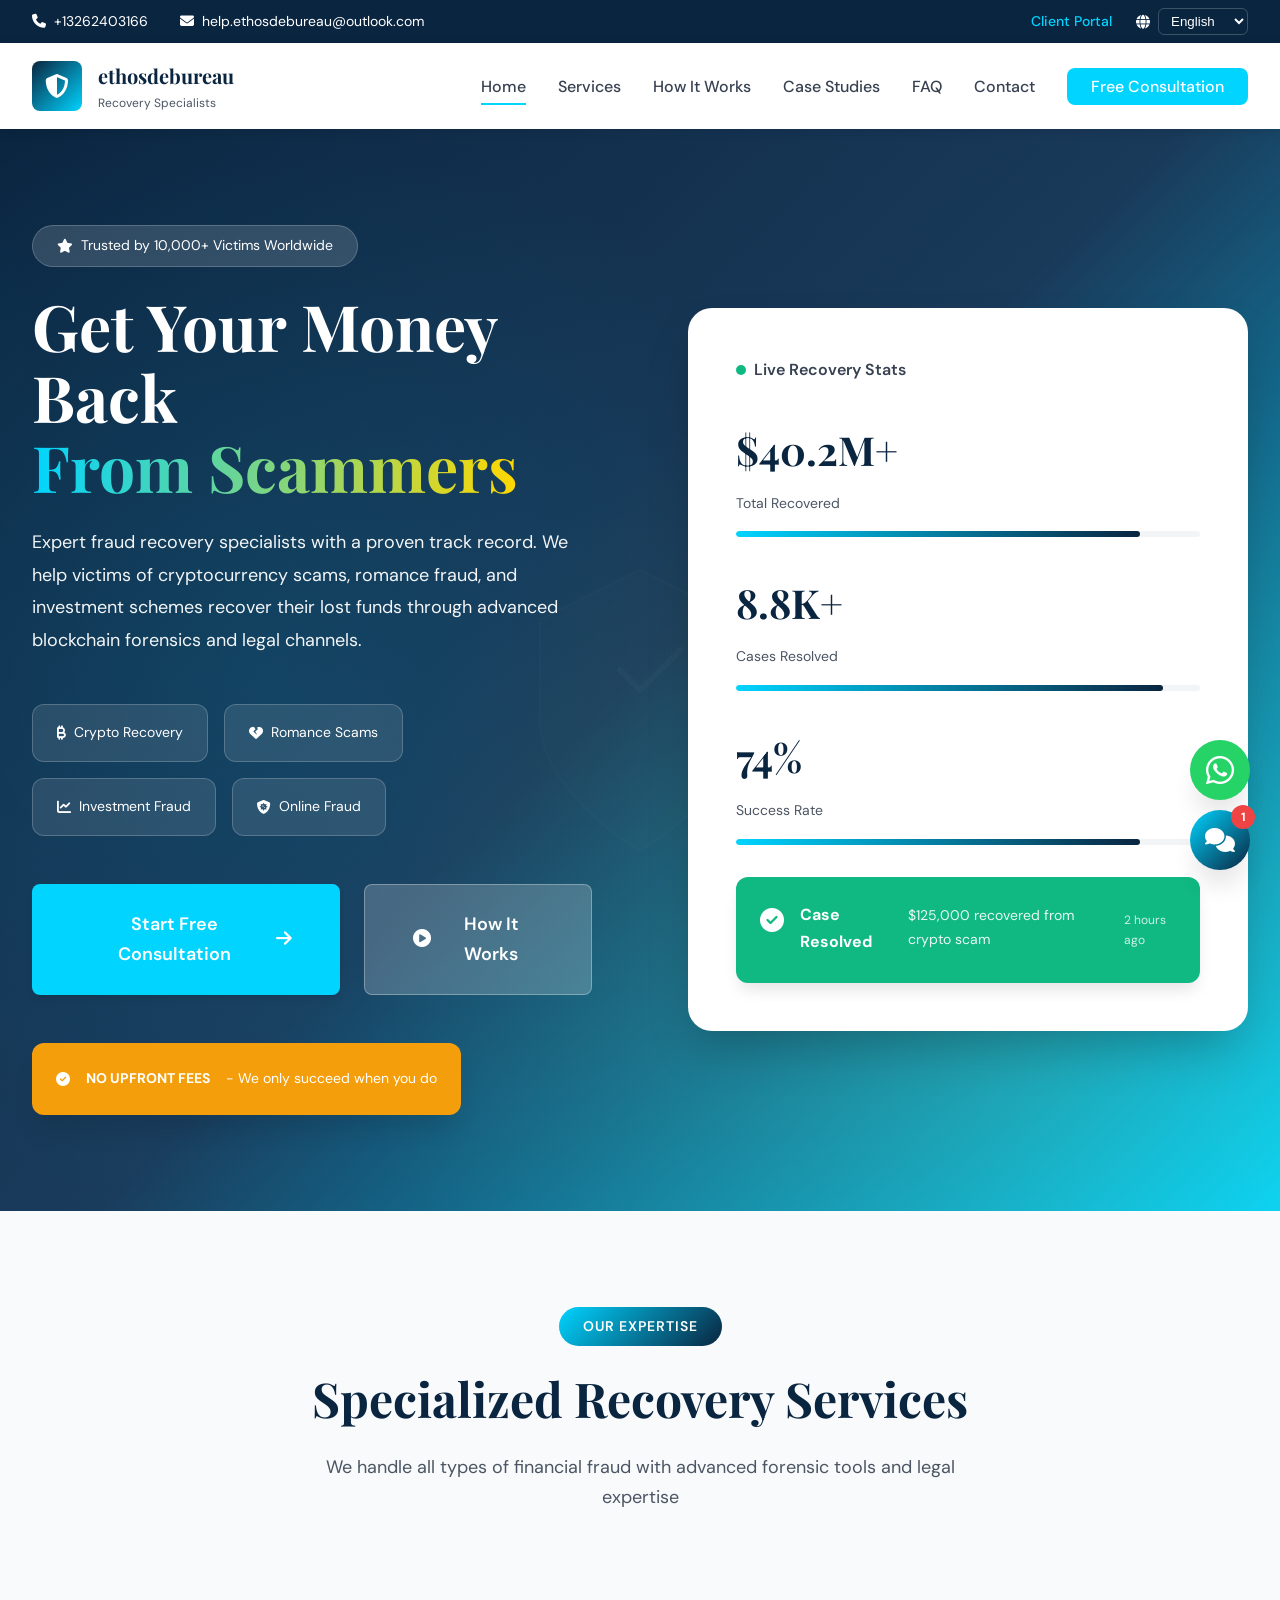
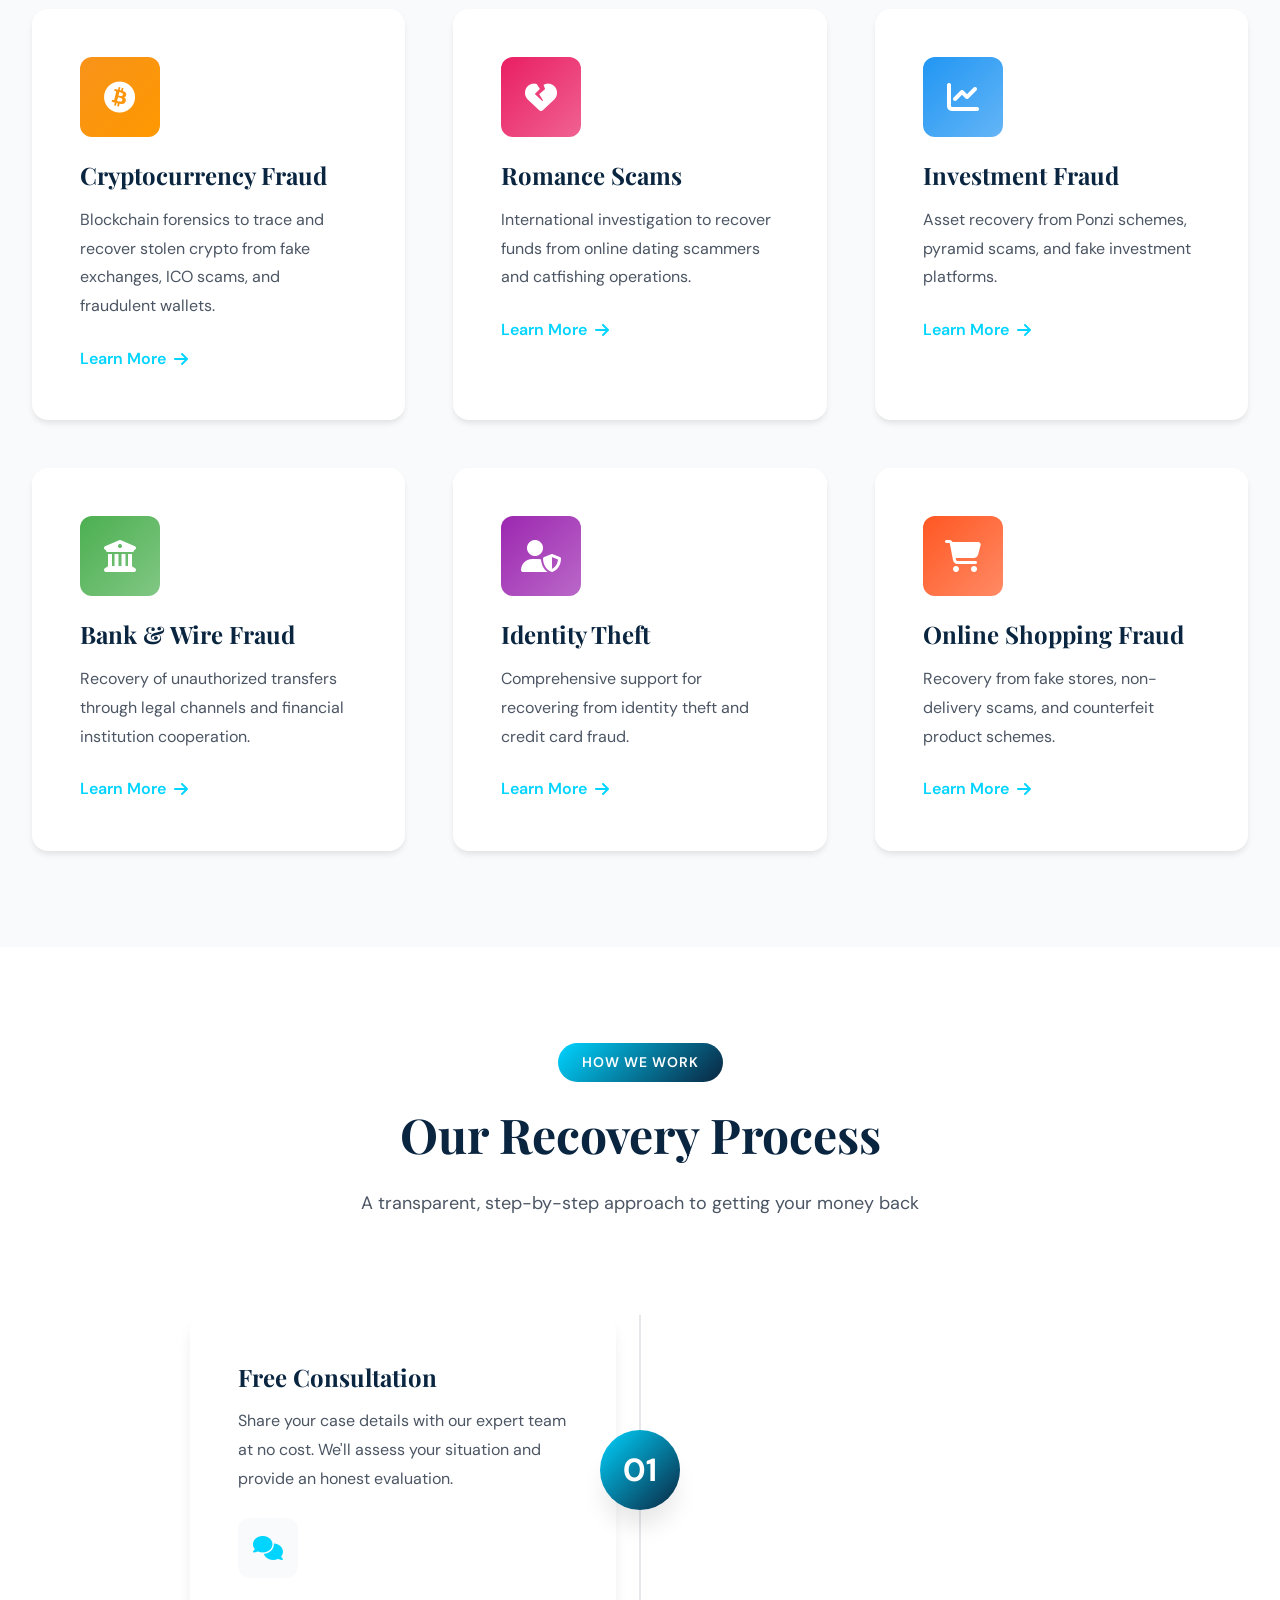
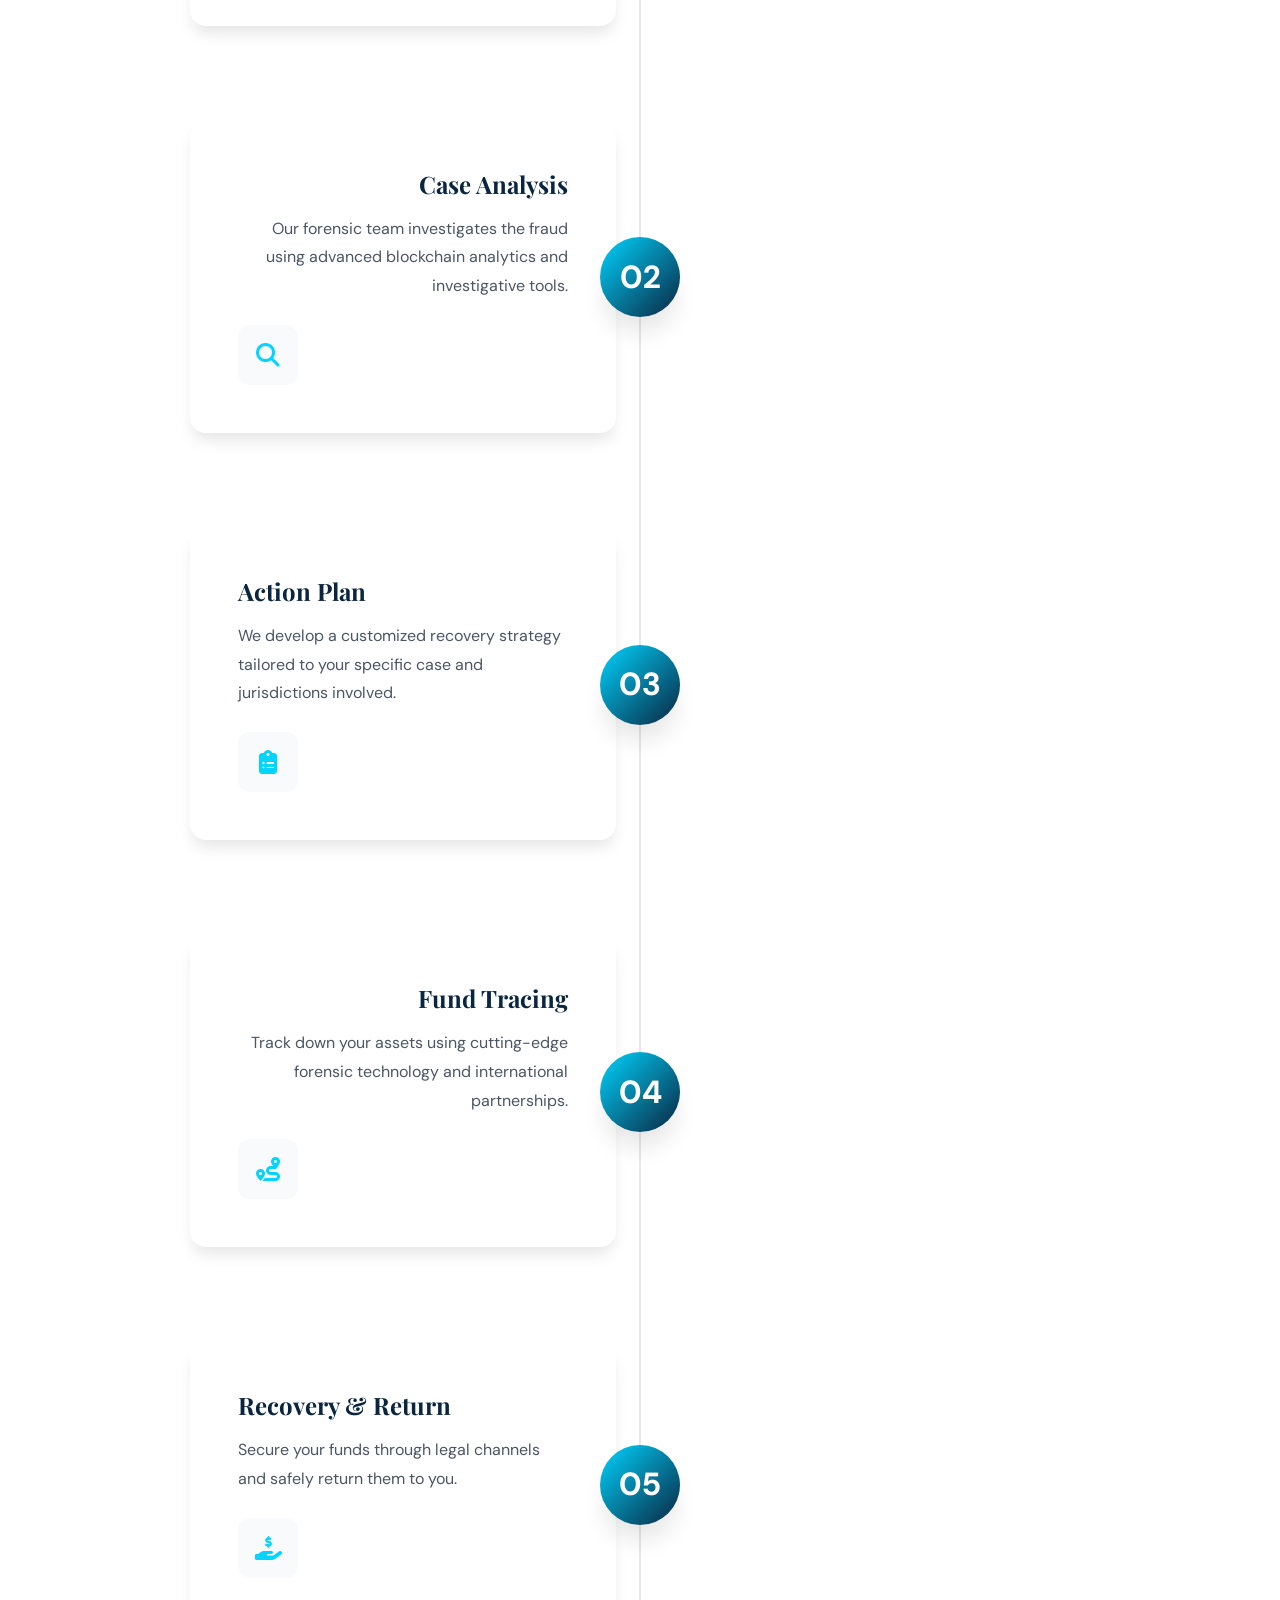
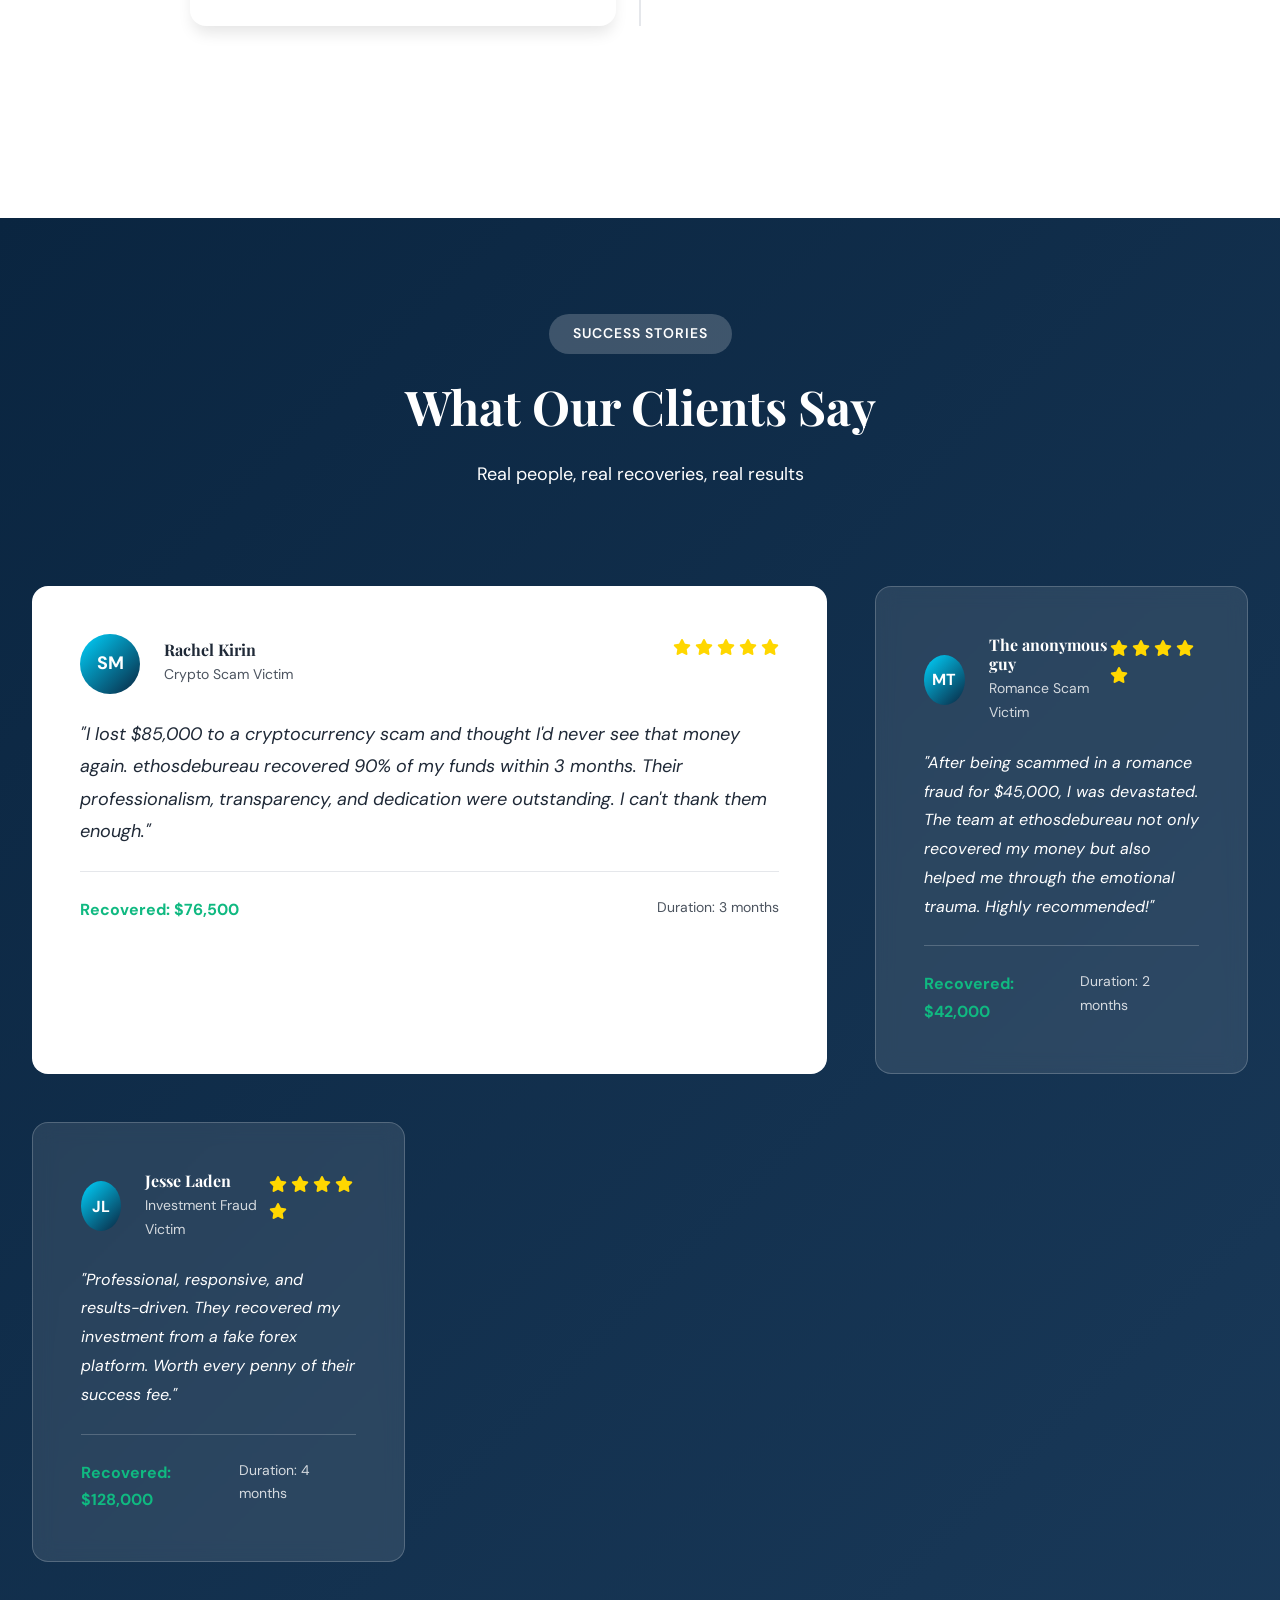
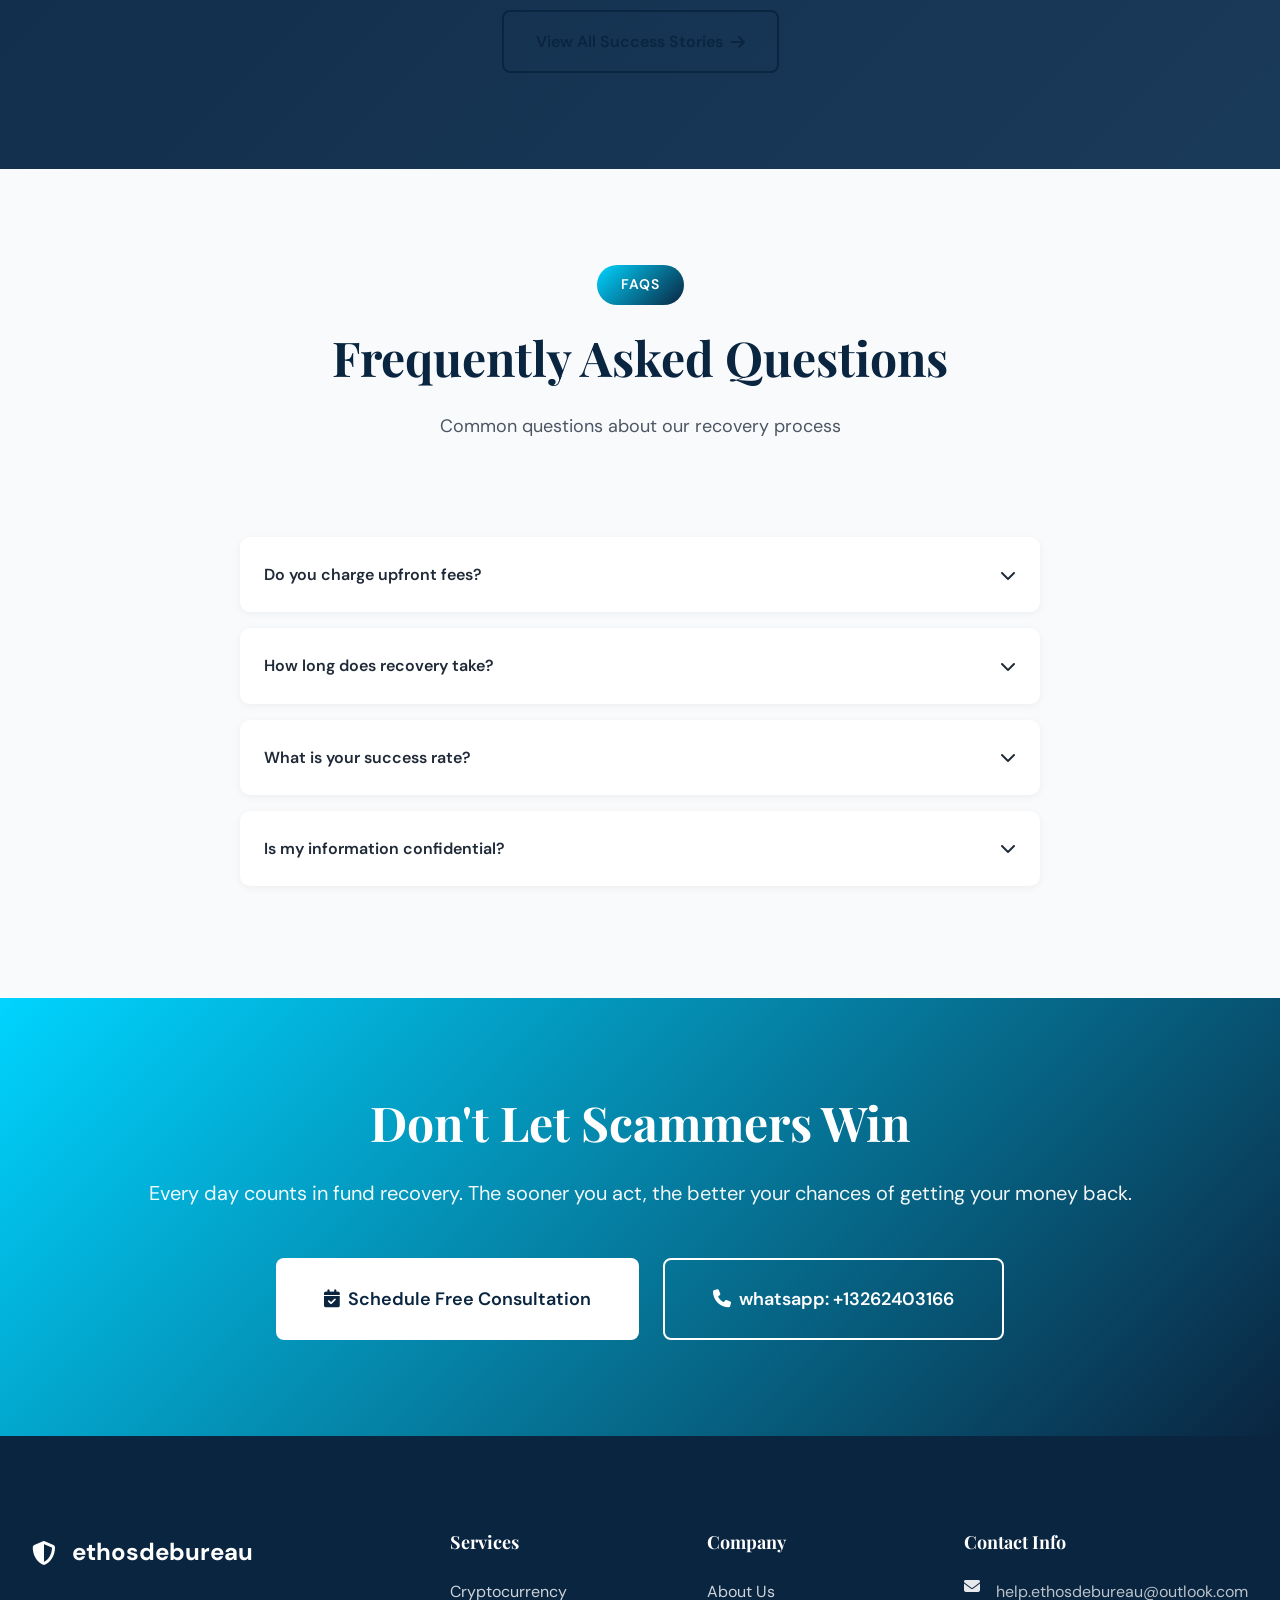
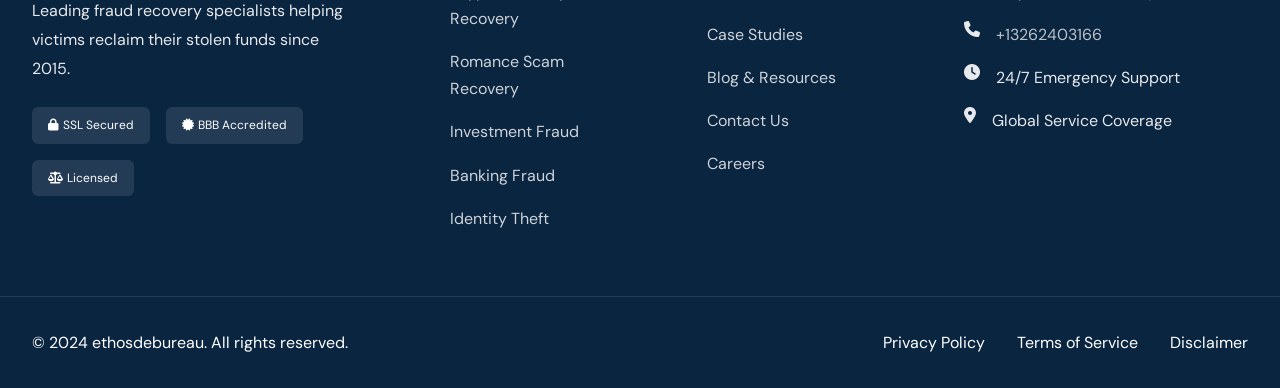
<file: index.html>
<!DOCTYPE html>
<html lang="en">
<head>
    <meta charset="UTF-8">
    <meta name="viewport" content="width=device-width, initial-scale=1.0">
    <title>ethosdebureau - Premium Scam Recovery Experts</title>
    <link rel="stylesheet" href="css/main.css">
    <link rel="stylesheet" href="css/animations.css">
    <link href="https://fonts.googleapis.com/css2?family=Playfair+Display:wght@400;600;700&family=DM+Sans:wght@400;500;600;700&display=swap" rel="stylesheet">
    <link rel="stylesheet" href="https://cdnjs.cloudflare.com/ajax/libs/font-awesome/6.4.0/css/all.min.css">
</head>
<body>
    <!-- WhatsApp Floating Button -->
    <a href="https://wa.me/+13262403166?text=Hi%2C%20I%20need%20help%20recovering%20my%20funds" class="whatsapp-float" target="_blank" aria-label="Contact us on WhatsApp">
        <i class="fab fa-whatsapp"></i>
    </a>

    <!-- Live Chat Button -->
    <div class="chat-widget" id="chatWidget">
        <div class="chat-button" id="chatButton">
            <i class="fas fa-comments"></i>
            <span class="chat-badge">1</span>
        </div>
        <div class="chat-window" id="chatWindow">
            <div class="chat-header">
                <div class="chat-status">
                    <div class="status-dot"></div>
                    <span>Recovery Expert Online</span>
                </div>
                <button class="chat-close" id="chatClose">
                    <i class="fas fa-times"></i>
                </button>
            </div>
            <div class="chat-messages" id="chatMessages">
                <div class="chat-message bot">
                    <div class="message-avatar">EB</div>
                    <div class="message-content">
                        <p>Hello! I'm here to help you recover your funds. How can I assist you today?</p>
                        <span class="message-time">Just now</span>
                    </div>
                </div>
            </div>
            <div class="chat-input">
                <input type="text" id="chatMessageInput" placeholder="Type your message...">
                <button id="chatSendButton"><i class="fas fa-paper-plane"></i></button>
            </div>
        </div>
    </div>

    <!-- Header -->
    <header class="header">
        <div class="header-top">
            <div class="container">
                <div class="header-top-content">
                    <div class="contact-info">
                        <span><i class="fas fa-phone"></i> +13262403166</span>
                        <span><i class="fas fa-envelope"></i> help.ethosdebureau@outlook.com</span>
                    </div>
                    <div class="header-actions">
                        <a href="pages/login.html" class="header-link">Client Portal</a>
                        <div class="language-selector">
                            <i class="fas fa-globe"></i>
                            <select>
                                <option>English</option>
                                <option>Español</option>
                                <option>Français</option>
                                <option>Deutsch</option>
                            </select>
                        </div>
                    </div>
                </div>
            </div>
        </div>
        <nav class="navbar">
            <div class="container">
                <div class="nav-content">
                    <a href="index.html" class="logo">
                        <div class="logo-icon">
                            <i class="fas fa-shield-alt"></i>
                        </div>
                        <div class="logo-text">
                            <span class="logo-name">ethosdebureau</span>
                            <span class="logo-tagline">Recovery Specialists</span>
                        </div>
                    </a>
                    
                    <ul class="nav-links" id="navLinks">
    <li><a href="#home" class="active">Home</a></li>
    <li><a href="#services">Services</a></li>
    <li><a href="#process">How It Works</a></li>
    <li><a href="#testimonials">Case Studies</a></li>
    <li><a href="#faq">FAQ</a></li>
    <li><a href="pages/contact.html">Contact</a></li>
    <li><a href="pages/contact.html" class="nav-cta">Free Consultation</a></li>
</ul>

                    <button class="mobile-menu-btn" id="mobileMenuBtn">
                        <span></span>
                        <span></span>
                        <span></span>
                    </button>
                </div>
            </div>
        </nav>
    </header>

    <!-- Hero Section -->
    <section id="home" class="hero" style="background-image: url('images/hero/hero-bg.svg'); background-size: cover; background-position: center;">
        <div class="hero-bg">
            <div class="hero-gradient"></div>
            <div class="hero-pattern"></div>
        </div>
        <div class="container">
            <div class="hero-content">
                <div class="hero-text fade-in-up">
                    <div class="hero-badge">
                        <i class="fas fa-star"></i>
                        <span>Trusted by 10,000+ Victims Worldwide</span>
                    </div>
                    <h1 class="hero-title">
                        Get Your Money Back<br>
                        <span class="gradient-text">From Scammers</span>
                    </h1>
                    <p class="hero-description">
                        Expert fraud recovery specialists with a proven track record. We help victims of cryptocurrency scams, romance fraud, and investment schemes recover their lost funds through advanced blockchain forensics and legal channels.
                    </p>
                    
                    <div class="trust-badges">
                        <div class="trust-badge">
                            <i class="fas fa-bitcoin-sign"></i>
                            <span>Crypto Recovery</span>
                        </div>
                        <div class="trust-badge">
                            <i class="fas fa-heart-broken"></i>
                            <span>Romance Scams</span>
                        </div>
                        <div class="trust-badge">
                            <i class="fas fa-chart-line"></i>
                            <span>Investment Fraud</span>
                        </div>
                        <div class="trust-badge">
                            <i class="fas fa-shield-virus"></i>
                            <span>Online Fraud</span>
                        </div>
                    </div>

                    <div class="hero-cta">
                        <a href="pages/contact.html" class="btn btn-primary btn-large">
                            Start Free Consultation
                            <i class="fas fa-arrow-right"></i>
                        </a>
                        <a href="#process" class="btn btn-secondary btn-large">
                            <i class="fas fa-play-circle"></i>
                            How It Works
                        </a>
                    </div>

                    <div class="no-fees-banner">
                        <i class="fas fa-check-circle"></i>
                        <strong>NO UPFRONT FEES</strong> - We only succeed when you do
                    </div>
                </div>

                <div class="hero-stats-card fade-in-right">
                    <div class="stats-card-header">
                        <div class="pulse-indicator"></div>
                        <span>Live Recovery Stats</span>
                    </div>
                    <div class="stat-item">
                        <div class="stat-number" data-target="47000000">$0</div>
                        <div class="stat-label">Total Recovered</div>
                        <div class="stat-bar">
                            <div class="stat-progress" style="width: 87%"></div>
                        </div>
                    </div>
                    <div class="stat-item">
                        <div class="stat-number" data-target="10284">0</div>
                        <div class="stat-label">Cases Resolved</div>
                        <div class="stat-bar">
                            <div class="stat-progress" style="width: 92%"></div>
                        </div>
                    </div>
                    <div class="stat-item">
                        <div class="stat-number" data-target="87">0%</div>
                        <div class="stat-label">Success Rate</div>
                        <div class="stat-bar">
                            <div class="stat-progress" style="width: 87%"></div>
                        </div>
                    </div>
                    
                    <div class="floating-notification slide-in">
                        <div class="notification-icon">
                            <i class="fas fa-check-circle"></i>
                        </div>
                        <div class="notification-content">
                            <strong>Case Resolved</strong>
                            <p>$125,000 recovered from crypto scam</p>
                            <span class="notification-time">2 hours ago</span>
                        </div>
                    </div>
                </div>
            </div>
        </div>
    </section>

    <!-- Services Preview -->
    <section id="services" class="services-preview section-padding">
        <div class="container">
            <div class="section-header text-center fade-in">
                <span class="section-label">Our Expertise</span>
                <h2 class="section-title">Specialized Recovery Services</h2>
                <p class="section-description">
                    We handle all types of financial fraud with advanced forensic tools and legal expertise
                </p>
            </div>

            <div class="services-grid">
                <div class="service-card fade-in-up" style="animation-delay: 0.1s">
                    <div class="service-icon crypto">
                        <i class="fab fa-bitcoin"></i>
                    </div>
                    <h3>Cryptocurrency Fraud</h3>
                    <p>Blockchain forensics to trace and recover stolen crypto from fake exchanges, ICO scams, and fraudulent wallets.</p>
                    <a href="pages/services.html#crypto" class="service-link">
                        Learn More <i class="fas fa-arrow-right"></i>
                    </a>
                </div>

                <div class="service-card fade-in-up" style="animation-delay: 0.2s">
                    <div class="service-icon romance">
                        <i class="fas fa-heart-broken"></i>
                    </div>
                    <h3>Romance Scams</h3>
                    <p>International investigation to recover funds from online dating scammers and catfishing operations.</p>
                    <a href="pages/services.html#romance" class="service-link">
                        Learn More <i class="fas fa-arrow-right"></i>
                    </a>
                </div>

                <div class="service-card fade-in-up" style="animation-delay: 0.3s">
                    <div class="service-icon investment">
                        <i class="fas fa-chart-line"></i>
                    </div>
                    <h3>Investment Fraud</h3>
                    <p>Asset recovery from Ponzi schemes, pyramid scams, and fake investment platforms.</p>
                    <a href="pages/services.html#investment" class="service-link">
                        Learn More <i class="fas fa-arrow-right"></i>
                    </a>
                </div>

                <div class="service-card fade-in-up" style="animation-delay: 0.4s">
                    <div class="service-icon banking">
                        <i class="fas fa-university"></i>
                    </div>
                    <h3>Bank & Wire Fraud</h3>
                    <p>Recovery of unauthorized transfers through legal channels and financial institution cooperation.</p>
                    <a href="pages/services.html#banking" class="service-link">
                        Learn More <i class="fas fa-arrow-right"></i>
                    </a>
                </div>

                <div class="service-card fade-in-up" style="animation-delay: 0.5s">
                    <div class="service-icon identity">
                        <i class="fas fa-user-shield"></i>
                    </div>
                    <h3>Identity Theft</h3>
                    <p>Comprehensive support for recovering from identity theft and credit card fraud.</p>
                    <a href="pages/services.html#identity" class="service-link">
                        Learn More <i class="fas fa-arrow-right"></i>
                    </a>
                </div>

                <div class="service-card fade-in-up" style="animation-delay: 0.6s">
                    <div class="service-icon shopping">
                        <i class="fas fa-shopping-cart"></i>
                    </div>
                    <h3>Online Shopping Fraud</h3>
                    <p>Recovery from fake stores, non-delivery scams, and counterfeit product schemes.</p>
                    <a href="pages/services.html#shopping" class="service-link">
                        Learn More <i class="fas fa-arrow-right"></i>
                    </a>
                </div>
            </div>
        </div>
    </section>

    <!-- Process Section -->
    <section id="process" class="process-section section-padding">
        <div class="container">
            <div class="section-header text-center fade-in">
                <span class="section-label">How We Work</span>
                <h2 class="section-title">Our Recovery Process</h2>
                <p class="section-description">
                    A transparent, step-by-step approach to getting your money back
                </p>
            </div>

            <div class="process-timeline">
                <div class="process-step fade-in-left">
                    <div class="step-number">01</div>
                    <div class="step-content">
                        <h3>Free Consultation</h3>
                        <p>Share your case details with our expert team at no cost. We'll assess your situation and provide an honest evaluation.</p>
                        <div class="step-icon"><i class="fas fa-comments"></i></div>
                    </div>
                </div>

                <div class="process-step fade-in-right">
                    <div class="step-number">02</div>
                    <div class="step-content">
                        <h3>Case Analysis</h3>
                        <p>Our forensic team investigates the fraud using advanced blockchain analytics and investigative tools.</p>
                        <div class="step-icon"><i class="fas fa-search"></i></div>
                    </div>
                </div>

                <div class="process-step fade-in-left">
                    <div class="step-number">03</div>
                    <div class="step-content">
                        <h3>Action Plan</h3>
                        <p>We develop a customized recovery strategy tailored to your specific case and jurisdictions involved.</p>
                        <div class="step-icon"><i class="fas fa-clipboard-list"></i></div>
                    </div>
                </div>

                <div class="process-step fade-in-right">
                    <div class="step-number">04</div>
                    <div class="step-content">
                        <h3>Fund Tracing</h3>
                        <p>Track down your assets using cutting-edge forensic technology and international partnerships.</p>
                        <div class="step-icon"><i class="fas fa-route"></i></div>
                    </div>
                </div>

                <div class="process-step fade-in-left">
                    <div class="step-number">05</div>
                    <div class="step-content">
                        <h3>Recovery & Return</h3>
                        <p>Secure your funds through legal channels and safely return them to you.</p>
                        <div class="step-icon"><i class="fas fa-hand-holding-usd"></i></div>
                    </div>
                </div>
            </div>
        </div>
    </section>

    <!-- Testimonials -->
    <section id="testimonials" class="testimonials-section section-padding">
        <div class="container">
            <div class="section-header text-center fade-in">
                <span class="section-label">Success Stories</span>
                <h2 class="section-title">What Our Clients Say</h2>
                <p class="section-description">
                    Real people, real recoveries, real results
                </p>
            </div>

            <div class="testimonials-slider">
                <div class="testimonial-card featured fade-in-up">
                    <div class="testimonial-header">
                        <div class="client-info">
                            <div class="client-avatar">SM</div>
                            <div>
                                <h4>Rachel Kirin</h4>
                                <p>Crypto Scam Victim</p>
                            </div>
                        </div>
                        <div class="rating">
                            <i class="fas fa-star"></i>
                            <i class="fas fa-star"></i>
                            <i class="fas fa-star"></i>
                            <i class="fas fa-star"></i>
                            <i class="fas fa-star"></i>
                        </div>
                    </div>
                    <p class="testimonial-text">
                        "I lost $85,000 to a cryptocurrency scam and thought I'd never see that money again. ethosdebureau recovered 90% of my funds within 3 months. Their professionalism, transparency, and dedication were outstanding. I can't thank them enough."
                    </p>
                    <div class="testimonial-footer">
                        <span class="recovered-amount">Recovered: $76,500</span>
                        <span class="case-duration">Duration: 3 months</span>
                    </div>
                </div>

                <div class="testimonial-card fade-in-up" style="animation-delay: 0.1s">
                    <div class="testimonial-header">
                        <div class="client-info">
                            <div class="client-avatar">MT</div>
                            <div>
                                <h4>The anonymous guy</h4>
                                <p>Romance Scam Victim</p>
                            </div>
                        </div>
                        <div class="rating">
                            <i class="fas fa-star"></i>
                            <i class="fas fa-star"></i>
                            <i class="fas fa-star"></i>
                            <i class="fas fa-star"></i>
                            <i class="fas fa-star"></i>
                        </div>
                    </div>
                    <p class="testimonial-text">
                        "After being scammed in a romance fraud for $45,000, I was devastated. The team at ethosdebureau not only recovered my money but also helped me through the emotional trauma. Highly recommended!"
                    </p>
                    <div class="testimonial-footer">
                        <span class="recovered-amount">Recovered: $42,000</span>
                        <span class="case-duration">Duration: 2 months</span>
                    </div>
                </div>

                <div class="testimonial-card fade-in-up" style="animation-delay: 0.2s">
                    <div class="testimonial-header">
                        <div class="client-info">
                            <div class="client-avatar">JL</div>
                            <div>
                                <h4>Jesse Laden</h4>
                                <p>Investment Fraud Victim</p>
                            </div>
                        </div>
                        <div class="rating">
                            <i class="fas fa-star"></i>
                            <i class="fas fa-star"></i>
                            <i class="fas fa-star"></i>
                            <i class="fas fa-star"></i>
                            <i class="fas fa-star"></i>
                        </div>
                    </div>
                    <p class="testimonial-text">
                        "Professional, responsive, and results-driven. They recovered my investment from a fake forex platform. Worth every penny of their success fee."
                    </p>
                    <div class="testimonial-footer">
                        <span class="recovered-amount">Recovered: $128,000</span>
                        <span class="case-duration">Duration: 4 months</span>
                    </div>
                </div>
            </div>

            <div class="text-center" style="margin-top: 3rem;">
                <a href="pages/case-studies.html" class="btn btn-outline">
                    View All Success Stories
                    <i class="fas fa-arrow-right"></i>
                </a>
            </div>
        </div>
    </section>

    <!-- FAQ Section -->
<section id="faq" class="section-padding" style="background: var(--gray-50);">
    <div class="container">
        <div class="section-header text-center fade-in">
            <span class="section-label">FAQs</span>
            <h2 class="section-title">Frequently Asked Questions</h2>
            <p class="section-description">
                Common questions about our recovery process
            </p>
        </div>

        <div style="max-width: 800px; margin: 0 auto;">
            <div class="faq-item">
                <div class="faq-question">
                    <span>Do you charge upfront fees?</span>
                    <i class="fas fa-chevron-down"></i>
                </div>
                <div class="faq-answer">
                    No, we operate on a success-based fee structure. We only get paid when we successfully recover your funds.
                </div>
            </div>

            <div class="faq-item">
                <div class="faq-question">
                    <span>How long does recovery take?</span>
                    <i class="fas fa-chevron-down"></i>
                </div>
                <div class="faq-answer">
                    Recovery timelines vary: 4-8 weeks for simple cases, 3-6 months for complex international fraud. We'll provide a realistic timeline after assessment.
                </div>
            </div>

            <div class="faq-item">
                <div class="faq-question">
                    <span>What is your success rate?</span>
                    <i class="fas fa-chevron-down"></i>
                </div>
                <div class="faq-answer">
                    We have an 87% success rate in recovering at least partial funds. Success depends on how quickly you contact us and case complexity.
                </div>
            </div>

            <div class="faq-item">
                <div class="faq-question">
                    <span>Is my information confidential?</span>
                    <i class="fas fa-chevron-down"></i>
                </div>
                <div class="faq-answer">
                    Absolutely. All client information is protected by strict confidentiality protocols and attorney-client privilege where applicable.
                </div>
            </div>
        </div>
    </div>
</section>
    <!-- CTA Section -->
    <section class="cta-section">
        <div class="container">
            <div class="cta-content fade-in">
                <h2>Don't Let Scammers Win</h2>
                <p>Every day counts in fund recovery. The sooner you act, the better your chances of getting your money back.</p>
                <div class="cta-buttons">
                    <a href="pages/contact.html" class="btn btn-white btn-large">
                        <i class="fas fa-calendar-check"></i>
                        Schedule Free Consultation
                    </a>
                    <a href="tel:++13262403166" class="btn btn-outline-white btn-large">
                        <i class="fas fa-phone"></i>
                        whatsapp: +13262403166
                    </a>
                </div>
            </div>
        </div>
    </section>

    <!-- Footer -->
    <footer class="footer">
        <div class="footer-main">
            <div class="container">
                <div class="footer-grid">
                    <div class="footer-col">
                        <div class="footer-logo">
                            <i class="fas fa-shield-alt"></i>
                            <span>ethosdebureau</span>
                        </div>
                        <p>Leading fraud recovery specialists helping victims reclaim their stolen funds since 2015.</p>
                        <div class="footer-badges">
                            <span class="badge"><i class="fas fa-lock"></i> SSL Secured</span>
                            <span class="badge"><i class="fas fa-certificate"></i> BBB Accredited</span>
                            <span class="badge"><i class="fas fa-balance-scale"></i> Licensed</span>
                        </div>
                    </div>

                    <div class="footer-col">
                        <h4>Services</h4>
                        <ul>
                            <li><a href="pages/services.html#crypto">Cryptocurrency Recovery</a></li>
                            <li><a href="pages/services.html#romance">Romance Scam Recovery</a></li>
                            <li><a href="pages/services.html#investment">Investment Fraud</a></li>
                            <li><a href="pages/services.html#banking">Banking Fraud</a></li>
                            <li><a href="pages/services.html#identity">Identity Theft</a></li>
                        </ul>
                    </div>

                    <div class="footer-col">
                        <h4>Company</h4>
                        <ul>
                            <li><a href="pages/about.html">About Us</a></li>
                            <li><a href="pages/case-studies.html">Case Studies</a></li>
                            <li><a href="pages/blog.html">Blog & Resources</a></li>
                            <li><a href="pages/contact.html">Contact Us</a></li>
                            <li><a href="pages/careers.html">Careers</a></li>
                        </ul>
                    </div>

                    <div class="footer-col">
                        <h4>Contact Info</h4>
                        <ul class="contact-list">
                            <li>
                                <i class="fas fa-envelope"></i>
                                <a href="mailto:help.ethosdebureau@outlook.com">help.ethosdebureau@outlook.com</a>
                            </li>
                            <li>
                                <i class="fas fa-phone"></i>
                                <a href="tel:+13262403166">+13262403166</a>
                            </li>
                            <li>
                                <i class="fas fa-clock"></i>
                                <span>24/7 Emergency Support</span>
                            </li>
                            <li>
                                <i class="fas fa-map-marker-alt"></i>
                                <span>Global Service Coverage</span>
                            </li>
                        </ul>
                    </div>
                </div>
            </div>
        </div>

        <div class="footer-bottom">
            <div class="container">
                <div class="footer-bottom-content">
                    <p>&copy; 2024 ethosdebureau. All rights reserved.</p>
                    <ul class="footer-links">
                        <li><a href="pages/privacy.html">Privacy Policy</a></li>
                        <li><a href="pages/terms.html">Terms of Service</a></li>
                        <li><a href="pages/disclaimer.html">Disclaimer</a></li>
                    </ul>
                </div>
            </div>
        </div>
    </footer>

    <script src="js/main.js"></script>
    <script src="js/animations.js"></script>
    <script src="js/chat.js"></script>
    <script>
// FAQ Toggle
document.querySelectorAll('.faq-item').forEach(item => {
    item.querySelector('.faq-question').addEventListener('click', () => {
        const isActive = item.classList.contains('active');
        
        // Close all items
        document.querySelectorAll('.faq-item').forEach(i => {
            i.classList.remove('active');
        });
        
        // Open clicked item if it wasn't active
        if (!isActive) {
            item.classList.add('active');
        }
    });
});
</script>
</body>
</html>
</file>
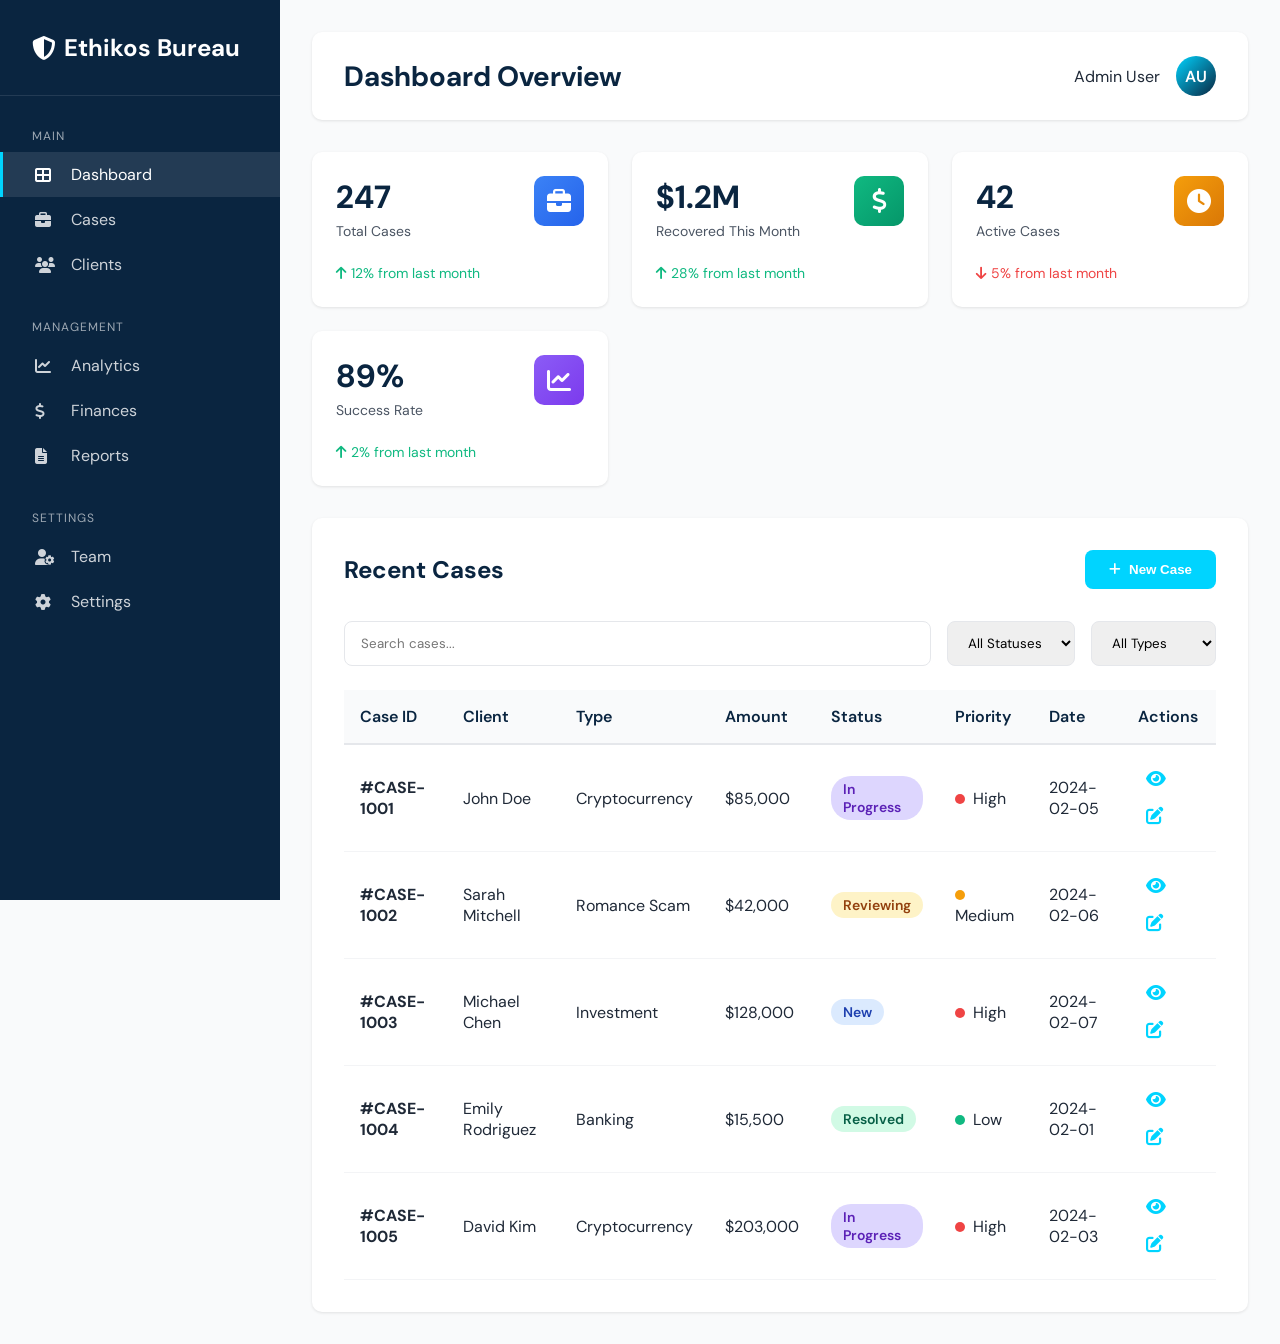
<file: pages/admin-dashboard.html>
<!DOCTYPE html>
<html lang="en">
<head>
    <meta charset="UTF-8">
    <meta name="viewport" content="width=device-width, initial-scale=1.0">
    <title>Admin Dashboard - Ethikos Bureau</title>
    <link href="https://fonts.googleapis.com/css2?family=DM+Sans:wght@400;500;600;700&display=swap" rel="stylesheet">
    <link rel="stylesheet" href="https://cdnjs.cloudflare.com/ajax/libs/font-awesome/6.4.0/css/all.min.css">
    <style>
        * {
            margin: 0;
            padding: 0;
            box-sizing: border-box;
        }

        :root {
            --primary: #0a2540;
            --accent: #00d4ff;
            --success: #10b981;
            --warning: #f59e0b;
            --danger: #ef4444;
            --gray-50: #f9fafb;
            --gray-100: #f3f4f6;
            --gray-200: #e5e7eb;
            --gray-600: #4b5563;
            --gray-800: #1f2937;
            --white: #ffffff;
        }

        body {
            font-family: 'DM Sans', sans-serif;
            background: var(--gray-50);
            color: var(--gray-800);
        }

        .dashboard {
            display: flex;
            min-height: 100vh;
        }

        /* Sidebar */
        .sidebar {
            width: 280px;
            background: var(--primary);
            color: var(--white);
            padding: 2rem 0;
            position: fixed;
            height: 100vh;
            overflow-y: auto;
        }

        .sidebar-logo {
            padding: 0 2rem 2rem;
            border-bottom: 1px solid rgba(255,255,255,0.1);
        }

        .sidebar-logo h2 {
            font-size: 1.5rem;
            display: flex;
            align-items: center;
            gap: 0.5rem;
        }

        .sidebar-nav {
            padding: 2rem 0;
        }

        .nav-section {
            margin-bottom: 2rem;
        }

        .nav-section-title {
            padding: 0 2rem;
            font-size: 0.75rem;
            text-transform: uppercase;
            opacity: 0.6;
            margin-bottom: 0.5rem;
            letter-spacing: 1px;
        }

        .nav-item {
            padding: 0.75rem 2rem;
            display: flex;
            align-items: center;
            gap: 1rem;
            color: rgba(255,255,255,0.8);
            text-decoration: none;
            transition: all 0.3s;
            border-left: 3px solid transparent;
        }

        .nav-item:hover,
        .nav-item.active {
            background: rgba(255,255,255,0.1);
            color: var(--white);
            border-left-color: var(--accent);
        }

        .nav-item i {
            width: 20px;
        }

        /* Main Content */
        .main-content {
            flex: 1;
            margin-left: 280px;
            padding: 2rem;
        }

        .top-bar {
            background: var(--white);
            padding: 1.5rem 2rem;
            border-radius: 10px;
            margin-bottom: 2rem;
            display: flex;
            justify-content: space-between;
            align-items: center;
            box-shadow: 0 1px 3px rgba(0,0,0,0.1);
        }

        .top-bar h1 {
            font-size: 1.75rem;
            color: var(--primary);
        }

        .user-menu {
            display: flex;
            align-items: center;
            gap: 1rem;
        }

        .user-avatar {
            width: 40px;
            height: 40px;
            background: linear-gradient(135deg, var(--accent), var(--primary));
            border-radius: 50%;
            display: flex;
            align-items: center;
            justify-content: center;
            color: var(--white);
            font-weight: 600;
        }

        /* Stats Cards */
        .stats-grid {
            display: grid;
            grid-template-columns: repeat(auto-fit, minmax(240px, 1fr));
            gap: 1.5rem;
            margin-bottom: 2rem;
        }

        .stat-card {
            background: var(--white);
            padding: 1.5rem;
            border-radius: 10px;
            box-shadow: 0 1px 3px rgba(0,0,0,0.1);
        }

        .stat-header {
            display: flex;
            justify-content: space-between;
            align-items: flex-start;
            margin-bottom: 1rem;
        }

        .stat-icon {
            width: 50px;
            height: 50px;
            border-radius: 10px;
            display: flex;
            align-items: center;
            justify-content: center;
            font-size: 1.5rem;
            color: var(--white);
        }

        .stat-icon.blue { background: linear-gradient(135deg, #3b82f6, #2563eb); }
        .stat-icon.green { background: linear-gradient(135deg, #10b981, #059669); }
        .stat-icon.orange { background: linear-gradient(135deg, #f59e0b, #d97706); }
        .stat-icon.purple { background: linear-gradient(135deg, #8b5cf6, #7c3aed); }

        .stat-number {
            font-size: 2rem;
            font-weight: 700;
            color: var(--primary);
            margin-bottom: 0.25rem;
        }

        .stat-label {
            color: var(--gray-600);
            font-size: 0.875rem;
        }

        .stat-change {
            display: inline-flex;
            align-items: center;
            gap: 0.25rem;
            font-size: 0.875rem;
            margin-top: 0.5rem;
        }

        .stat-change.positive {
            color: var(--success);
        }

        .stat-change.negative {
            color: var(--danger);
        }

        /* Cases Table */
        .cases-section {
            background: var(--white);
            border-radius: 10px;
            box-shadow: 0 1px 3px rgba(0,0,0,0.1);
            padding: 2rem;
        }

        .section-header {
            display: flex;
            justify-content: space-between;
            align-items: center;
            margin-bottom: 2rem;
        }

        .section-header h2 {
            font-size: 1.5rem;
            color: var(--primary);
        }

        .btn {
            padding: 0.75rem 1.5rem;
            border-radius: 8px;
            border: none;
            font-weight: 600;
            cursor: pointer;
            transition: all 0.3s;
            text-decoration: none;
            display: inline-flex;
            align-items: center;
            gap: 0.5rem;
        }

        .btn-primary {
            background: var(--accent);
            color: var(--white);
        }

        .btn-primary:hover {
            background: #00b8e6;
        }

        .table-filters {
            display: flex;
            gap: 1rem;
            margin-bottom: 1.5rem;
        }

        .filter-input {
            flex: 1;
            padding: 0.75rem 1rem;
            border: 1px solid var(--gray-200);
            border-radius: 8px;
            font-family: inherit;
        }

        .filter-select {
            padding: 0.75rem 1rem;
            border: 1px solid var(--gray-200);
            border-radius: 8px;
            font-family: inherit;
            cursor: pointer;
        }

        .table-wrapper {
            overflow-x: auto;
        }

        table {
            width: 100%;
            border-collapse: collapse;
        }

        thead {
            background: var(--gray-50);
        }

        th {
            padding: 1rem;
            text-align: left;
            font-weight: 600;
            color: var(--primary);
            border-bottom: 2px solid var(--gray-200);
        }

        td {
            padding: 1rem;
            border-bottom: 1px solid var(--gray-100);
        }

        tbody tr:hover {
            background: var(--gray-50);
        }

        .status-badge {
            display: inline-block;
            padding: 0.25rem 0.75rem;
            border-radius: 20px;
            font-size: 0.875rem;
            font-weight: 600;
        }

        .status-new { background: #dbeafe; color: #1e40af; }
        .status-reviewing { background: #fef3c7; color: #92400e; }
        .status-in-progress { background: #ddd6fe; color: #5b21b6; }
        .status-resolved { background: #d1fae5; color: #065f46; }

        .priority-badge {
            display: inline-block;
            width: 10px;
            height: 10px;
            border-radius: 50%;
            margin-right: 0.5rem;
        }

        .priority-high { background: var(--danger); }
        .priority-medium { background: var(--warning); }
        .priority-low { background: var(--success); }

        .action-btn {
            padding: 0.5rem;
            border: none;
            background: transparent;
            color: var(--accent);
            cursor: pointer;
            font-size: 1.1rem;
            transition: color 0.3s;
        }

        .action-btn:hover {
            color: var(--primary);
        }

        /* Responsive */
        @media (max-width: 1024px) {
            .sidebar {
                width: 0;
                transform: translateX(-100%);
            }

            .sidebar.active {
                width: 280px;
                transform: translateX(0);
            }

            .main-content {
                margin-left: 0;
            }
        }
    </style>
</head>
<body>
    <div class="dashboard">
        <!-- Sidebar -->
        <aside class="sidebar">
            <div class="sidebar-logo">
                <h2><i class="fas fa-shield-alt"></i> Ethikos Bureau</h2>
            </div>

            <nav class="sidebar-nav">
                <div class="nav-section">
                    <div class="nav-section-title">Main</div>
                    <a href="#" class="nav-item active">
                        <i class="fas fa-th-large"></i>
                        <span>Dashboard</span>
                    </a>
                    <a href="#" class="nav-item">
                        <i class="fas fa-briefcase"></i>
                        <span>Cases</span>
                    </a>
                    <a href="#" class="nav-item">
                        <i class="fas fa-users"></i>
                        <span>Clients</span>
                    </a>
                </div>

                <div class="nav-section">
                    <div class="nav-section-title">Management</div>
                    <a href="#" class="nav-item">
                        <i class="fas fa-chart-line"></i>
                        <span>Analytics</span>
                    </a>
                    <a href="#" class="nav-item">
                        <i class="fas fa-dollar-sign"></i>
                        <span>Finances</span>
                    </a>
                    <a href="#" class="nav-item">
                        <i class="fas fa-file-alt"></i>
                        <span>Reports</span>
                    </a>
                </div>

                <div class="nav-section">
                    <div class="nav-section-title">Settings</div>
                    <a href="#" class="nav-item">
                        <i class="fas fa-user-cog"></i>
                        <span>Team</span>
                    </a>
                    <a href="#" class="nav-item">
                        <i class="fas fa-cog"></i>
                        <span>Settings</span>
                    </a>
                </div>
            </nav>
        </aside>

        <!-- Main Content -->
        <main class="main-content">
            <div class="top-bar">
                <h1>Dashboard Overview</h1>
                <div class="user-menu">
                    <span>Admin User</span>
                    <div class="user-avatar">AU</div>
                </div>
            </div>

            <!-- Stats Grid -->
            <div class="stats-grid">
                <div class="stat-card">
                    <div class="stat-header">
                        <div>
                            <div class="stat-number">247</div>
                            <div class="stat-label">Total Cases</div>
                        </div>
                        <div class="stat-icon blue">
                            <i class="fas fa-briefcase"></i>
                        </div>
                    </div>
                    <div class="stat-change positive">
                        <i class="fas fa-arrow-up"></i>
                        <span>12% from last month</span>
                    </div>
                </div>

                <div class="stat-card">
                    <div class="stat-header">
                        <div>
                            <div class="stat-number">$1.2M</div>
                            <div class="stat-label">Recovered This Month</div>
                        </div>
                        <div class="stat-icon green">
                            <i class="fas fa-dollar-sign"></i>
                        </div>
                    </div>
                    <div class="stat-change positive">
                        <i class="fas fa-arrow-up"></i>
                        <span>28% from last month</span>
                    </div>
                </div>

                <div class="stat-card">
                    <div class="stat-header">
                        <div>
                            <div class="stat-number">42</div>
                            <div class="stat-label">Active Cases</div>
                        </div>
                        <div class="stat-icon orange">
                            <i class="fas fa-clock"></i>
                        </div>
                    </div>
                    <div class="stat-change negative">
                        <i class="fas fa-arrow-down"></i>
                        <span>5% from last month</span>
                    </div>
                </div>

                <div class="stat-card">
                    <div class="stat-header">
                        <div>
                            <div class="stat-number">89%</div>
                            <div class="stat-label">Success Rate</div>
                        </div>
                        <div class="stat-icon purple">
                            <i class="fas fa-chart-line"></i>
                        </div>
                    </div>
                    <div class="stat-change positive">
                        <i class="fas fa-arrow-up"></i>
                        <span>2% from last month</span>
                    </div>
                </div>
            </div>

            <!-- Recent Cases -->
            <div class="cases-section">
                <div class="section-header">
                    <h2>Recent Cases</h2>
                    <button class="btn btn-primary">
                        <i class="fas fa-plus"></i>
                        New Case
                    </button>
                </div>

                <div class="table-filters">
                    <input type="text" class="filter-input" placeholder="Search cases...">
                    <select class="filter-select">
                        <option>All Statuses</option>
                        <option>New</option>
                        <option>Reviewing</option>
                        <option>In Progress</option>
                        <option>Resolved</option>
                    </select>
                    <select class="filter-select">
                        <option>All Types</option>
                        <option>Crypto</option>
                        <option>Romance</option>
                        <option>Investment</option>
                        <option>Banking</option>
                    </select>
                </div>

                <div class="table-wrapper">
                    <table>
                        <thead>
                            <tr>
                                <th>Case ID</th>
                                <th>Client</th>
                                <th>Type</th>
                                <th>Amount</th>
                                <th>Status</th>
                                <th>Priority</th>
                                <th>Date</th>
                                <th>Actions</th>
                            </tr>
                        </thead>
                        <tbody>
                            <tr>
                                <td><strong>#CASE-1001</strong></td>
                                <td>John Doe</td>
                                <td>Cryptocurrency</td>
                                <td>$85,000</td>
                                <td><span class="status-badge status-in-progress">In Progress</span></td>
                                <td><span class="priority-badge priority-high"></span>High</td>
                                <td>2024-02-05</td>
                                <td>
                                    <button class="action-btn"><i class="fas fa-eye"></i></button>
                                    <button class="action-btn"><i class="fas fa-edit"></i></button>
                                </td>
                            </tr>
                            <tr>
                                <td><strong>#CASE-1002</strong></td>
                                <td>Sarah Mitchell</td>
                                <td>Romance Scam</td>
                                <td>$42,000</td>
                                <td><span class="status-badge status-reviewing">Reviewing</span></td>
                                <td><span class="priority-badge priority-medium"></span>Medium</td>
                                <td>2024-02-06</td>
                                <td>
                                    <button class="action-btn"><i class="fas fa-eye"></i></button>
                                    <button class="action-btn"><i class="fas fa-edit"></i></button>
                                </td>
                            </tr>
                            <tr>
                                <td><strong>#CASE-1003</strong></td>
                                <td>Michael Chen</td>
                                <td>Investment</td>
                                <td>$128,000</td>
                                <td><span class="status-badge status-new">New</span></td>
                                <td><span class="priority-badge priority-high"></span>High</td>
                                <td>2024-02-07</td>
                                <td>
                                    <button class="action-btn"><i class="fas fa-eye"></i></button>
                                    <button class="action-btn"><i class="fas fa-edit"></i></button>
                                </td>
                            </tr>
                            <tr>
                                <td><strong>#CASE-1004</strong></td>
                                <td>Emily Rodriguez</td>
                                <td>Banking</td>
                                <td>$15,500</td>
                                <td><span class="status-badge status-resolved">Resolved</span></td>
                                <td><span class="priority-badge priority-low"></span>Low</td>
                                <td>2024-02-01</td>
                                <td>
                                    <button class="action-btn"><i class="fas fa-eye"></i></button>
                                    <button class="action-btn"><i class="fas fa-edit"></i></button>
                                </td>
                            </tr>
                            <tr>
                                <td><strong>#CASE-1005</strong></td>
                                <td>David Kim</td>
                                <td>Cryptocurrency</td>
                                <td>$203,000</td>
                                <td><span class="status-badge status-in-progress">In Progress</span></td>
                                <td><span class="priority-badge priority-high"></span>High</td>
                                <td>2024-02-03</td>
                                <td>
                                    <button class="action-btn"><i class="fas fa-eye"></i></button>
                                    <button class="action-btn"><i class="fas fa-edit"></i></button>
                                </td>
                            </tr>
                        </tbody>
                    </table>
                </div>
            </div>
        </main>
    </div>

    <script>
        // Add simple interactivity
        document.querySelectorAll('.nav-item').forEach(item => {
            item.addEventListener('click', function(e) {
                e.preventDefault();
                document.querySelectorAll('.nav-item').forEach(i => i.classList.remove('active'));
                this.classList.add('active');
            });
        });
    </script>
</body>
</html>
</file>
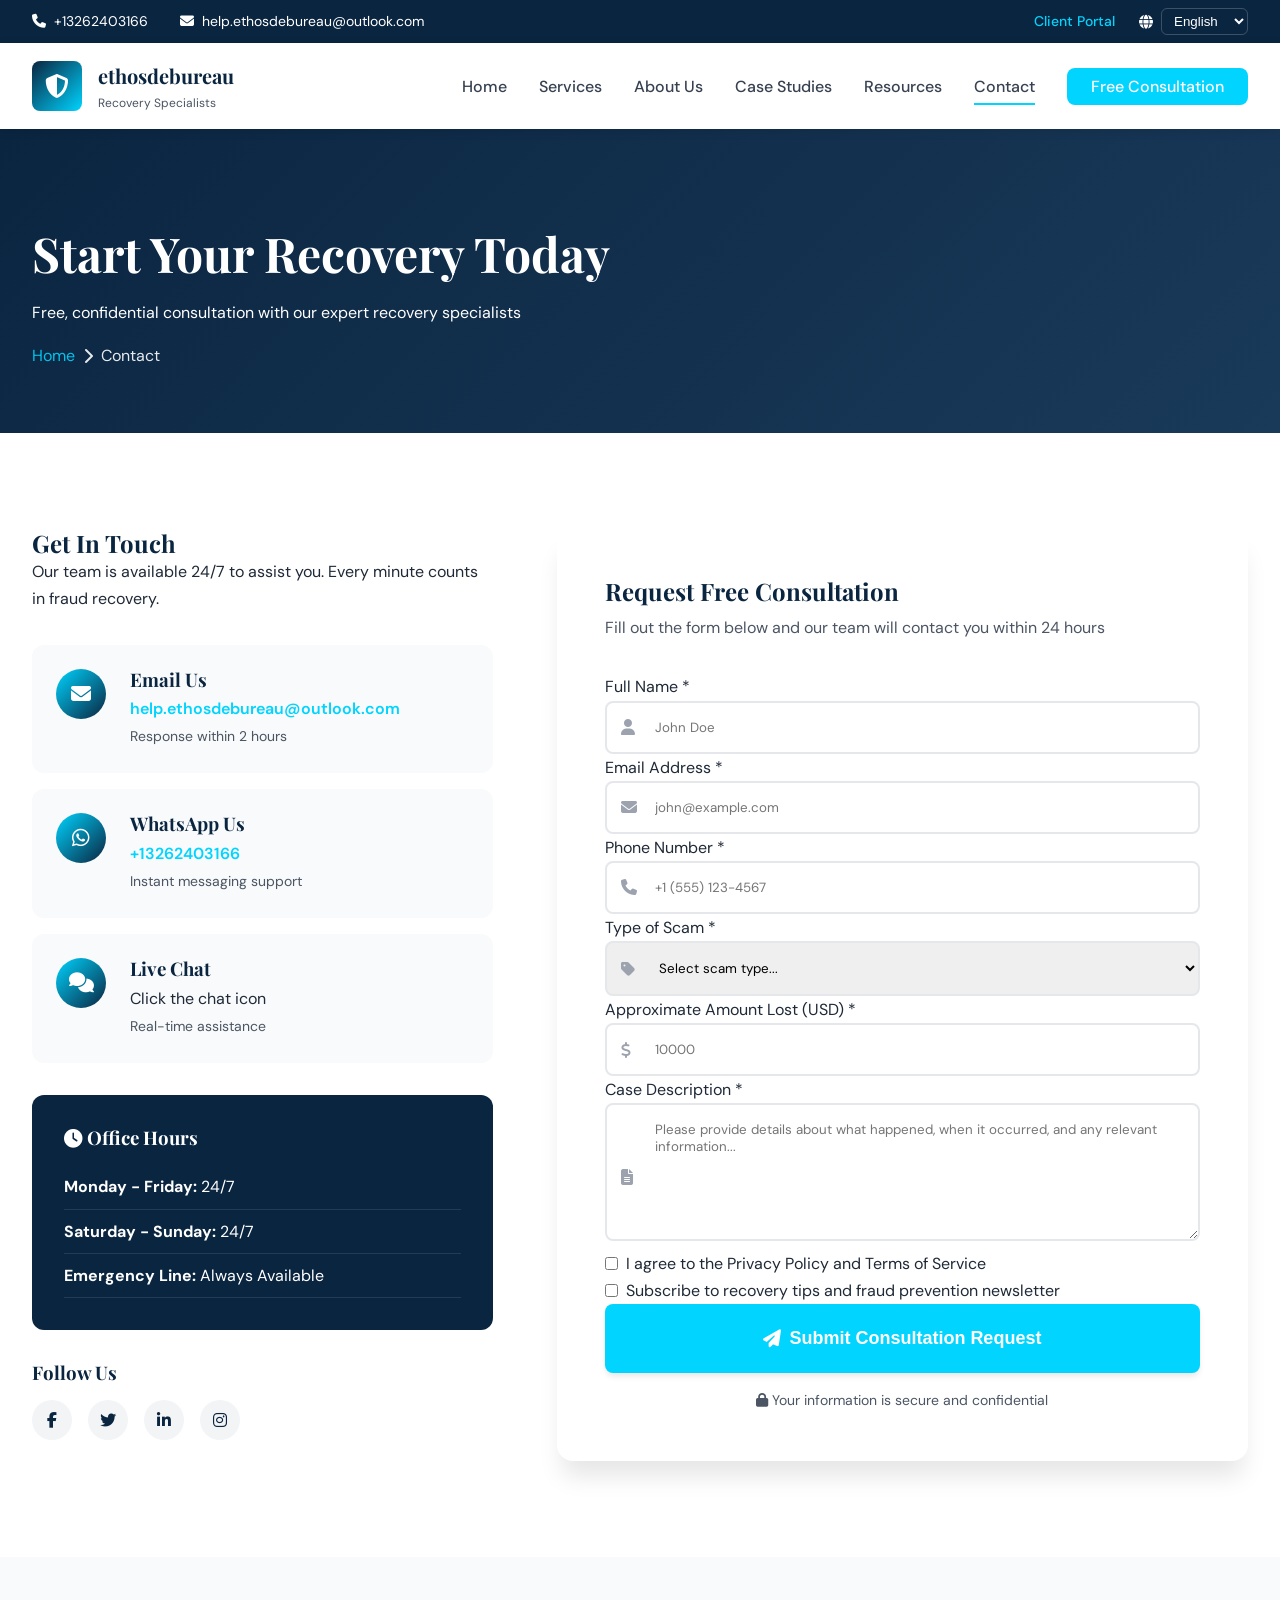
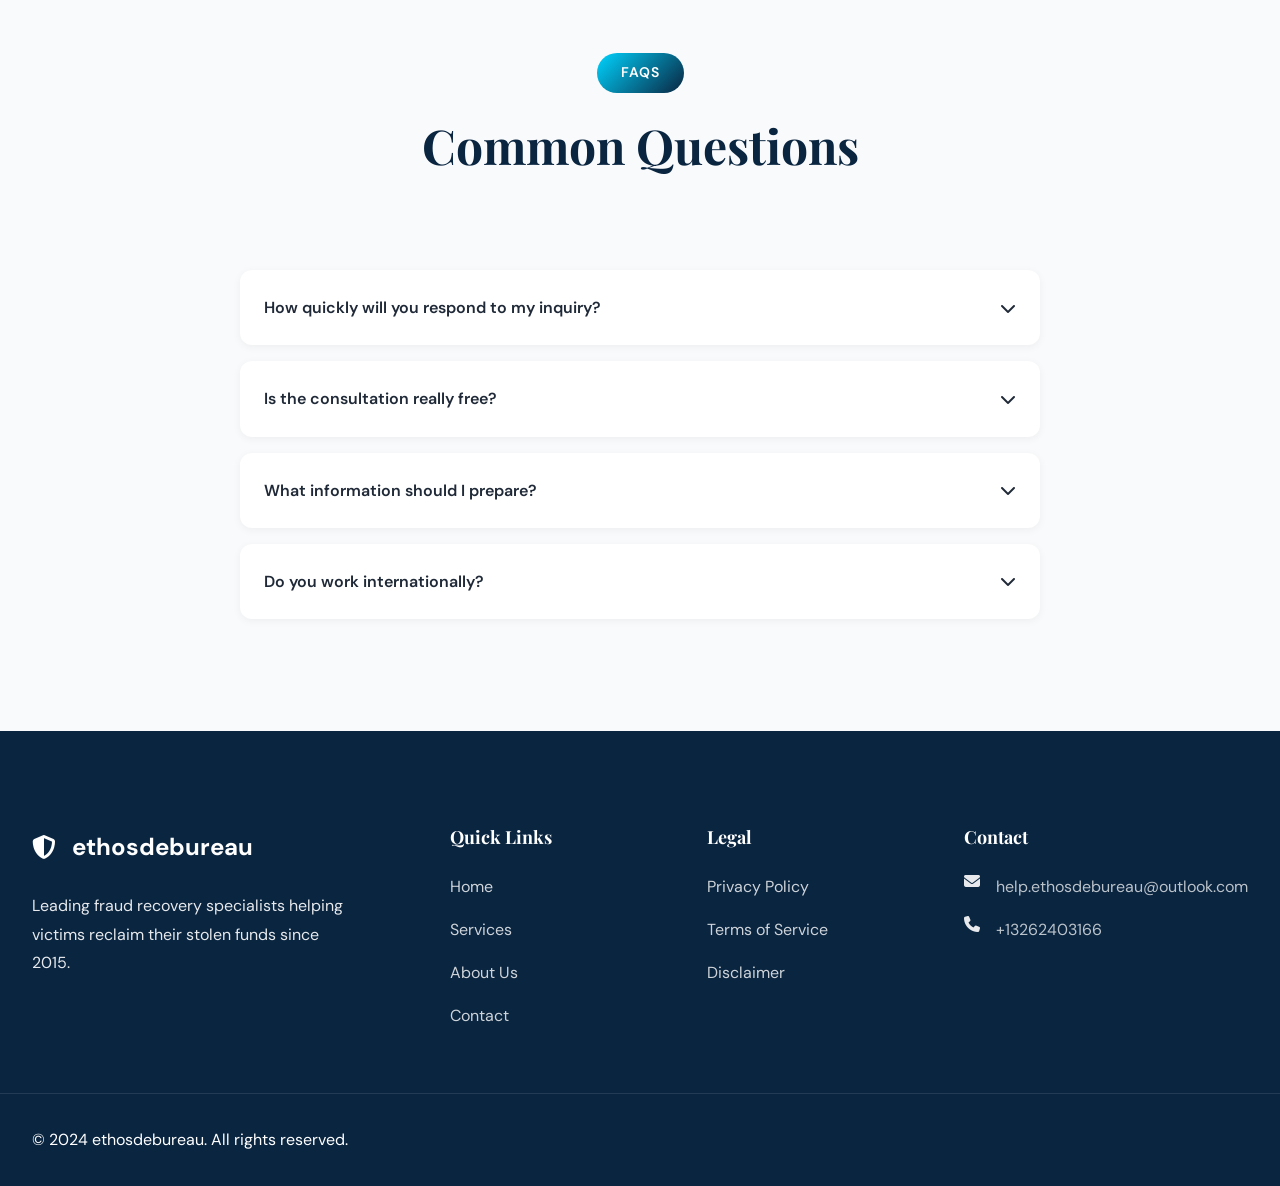
<file: pages/contact.html>
<!DOCTYPE html>
<html lang="en">
<head>
    <meta charset="UTF-8">
    <meta name="viewport" content="width=device-width, initial-scale=1.0">
    <title>Contact Us - Free Consultation | ethosdebureau</title>
    <link rel="stylesheet" href="../css/main.css">
    <link rel="stylesheet" href="../css/animations.css">
    <link href="https://fonts.googleapis.com/css2?family=Playfair+Display:wght@400;600;700&family=DM+Sans:wght@400;500;600;700&display=swap" rel="stylesheet">
    <link rel="stylesheet" href="https://cdnjs.cloudflare.com/ajax/libs/font-awesome/6.4.0/css/all.min.css">
</head>
<body>
    <!-- Header (same as homepage) -->
    <header class="header">
        <div class="header-top">
            <div class="container">
                <div class="header-top-content">
                    <div class="contact-info">
                        <span><i class="fas fa-phone"></i> +13262403166</span>
                        <span><i class="fas fa-envelope"></i> help.ethosdebureau@outlook.com</span>
                    </div>
                    <div class="header-actions">
                        <a href="login.html" class="header-link">Client Portal</a>
                        <div class="language-selector">
                            <i class="fas fa-globe"></i>
                            <select>
                                <option>English</option>
                                <option>Español</option>
                            </select>
                        </div>
                    </div>
                </div>
            </div>
        </div>
        <nav class="navbar">
            <div class="container">
                <div class="nav-content">
                    <a href="../index.html" class="logo">
                        <div class="logo-icon">
                            <i class="fas fa-shield-alt"></i>
                        </div>
                        <div class="logo-text">
                            <span class="logo-name">ethosdebureau</span>
                            <span class="logo-tagline">Recovery Specialists</span>
                        </div>
                    </a>
                    <ul class="nav-links" id="navLinks">
                        <li><a href="../index.html">Home</a></li>
                        <li><a href="services.html">Services</a></li>
                        <li><a href="about.html">About Us</a></li>
                        <li><a href="case-studies.html">Case Studies</a></li>
                        <li><a href="blog.html">Resources</a></li>
                        <li><a href="contact.html" class="active">Contact</a></li>
                        <li><a href="contact.html" class="nav-cta">Free Consultation</a></li>
                    </ul>
                    <button class="mobile-menu-btn" id="mobileMenuBtn">
                        <span></span>
                        <span></span>
                        <span></span>
                    </button>
                </div>
            </div>
        </nav>
    </header>

    <!-- Page Header -->
    <section class="page-header">
        <div class="container">
            <div class="page-header-content fade-in-up">
                <h1>Start Your Recovery Today</h1>
                <p>Free, confidential consultation with our expert recovery specialists</p>
                <div class="breadcrumb">
                    <a href="../index.html">Home</a>
                    <i class="fas fa-chevron-right"></i>
                    <span>Contact</span>
                </div>
            </div>
        </div>
    </section>

    <!-- Contact Section -->
    <section class="contact-section section-padding">
        <div class="container">
            <div class="contact-grid">
                <div class="contact-info-block fade-in-left">
                    <h2>Get In Touch</h2>
                    <p>Our team is available 24/7 to assist you. Every minute counts in fraud recovery.</p>
                    
                   <div class="contact-methods">
    <div class="contact-method">
        <div class="method-icon">
            <i class="fas fa-envelope"></i>
        </div>
        <div class="method-content">
            <h3>Email Us</h3>
            <p><a href="mailto:help.ethosdebureau@outlook.com">help.ethosdebureau@outlook.com</a></p>
            <span>Response within 2 hours</span>
        </div>
    </div>

    <div class="contact-method">
        <div class="method-icon">
            <i class="fab fa-whatsapp"></i>
        </div>
        <div class="method-content">
            <h3>WhatsApp Us</h3>
            <p><a href="https://wa.me/+13262403166">+13262403166</a></p>
            <span>Instant messaging support</span>
        </div>
    </div>

    <div class="contact-method">
        <div class="method-icon">
            <i class="fas fa-comments"></i>
        </div>
        <div class="method-content">
            <h3>Live Chat</h3>
            <p>Click the chat icon</p>
            <span>Real-time assistance</span>
        </div>
    </div>
</div>

                    <div class="office-hours">
                        <h3><i class="fas fa-clock"></i> Office Hours</h3>
                        <ul>
                            <li><strong>Monday - Friday:</strong> 24/7</li>
                            <li><strong>Saturday - Sunday:</strong> 24/7</li>
                            <li><strong>Emergency Line:</strong> Always Available</li>
                        </ul>
                    </div>

                    <div class="social-links">
                        <h3>Follow Us</h3>
                        <div class="social-icons">
                            <a href="#"><i class="fab fa-facebook-f"></i></a>
                            <a href="#"><i class="fab fa-twitter"></i></a>
                            <a href="#"><i class="fab fa-linkedin-in"></i></a>
                            <a href="#"><i class="fab fa-instagram"></i></a>
                        </div>
                    </div>
                </div>

                <div class="contact-form-wrapper fade-in-right">
                    <div class="form-header">
                        <h2>Request Free Consultation</h2>
                        <p>Fill out the form below and our team will contact you within 24 hours</p>
                    </div>

<form id="caseForm" action="https://formsubmit.co/help.ethosdebureau@outlook.com" method="POST">
    <input type="hidden" name="_next" value="https://ethosdebureau.org/pages/thank-you.html">
    <input type="hidden" name="_subject" value="New Case Submission - Ethosdebureau">
    <input type="hidden" name="_captcha" value="false">
    
    <div class="form-row">
                        
                            <div class="form-group">
                                <label for="name">Full Name *</label>
                                <div class="input-wrapper">
                                    <i class="fas fa-user"></i>
                                    <input type="text" id="name" name="name" required placeholder="John Doe">
                                </div>
                            </div>

                            <div class="form-group">
                                <label for="email">Email Address *</label>
                                <div class="input-wrapper">
                                    <i class="fas fa-envelope"></i>
                                    <input type="email" id="email" name="email" required placeholder="john@example.com">
                                </div>
                            </div>
                        </div>

                        <div class="form-row">
                            <div class="form-group">
                                <label for="phone">Phone Number *</label>
                                <div class="input-wrapper">
                                    <i class="fas fa-phone"></i>
                                    <input type="tel" id="phone" name="phone" required placeholder="+1 (555) 123-4567">
                                </div>
                            </div>

                            <div class="form-group">
                                <label for="scamType">Type of Scam *</label>
                                <div class="input-wrapper">
                                    <i class="fas fa-tag"></i>
                                    <select id="scamType" name="scamType" required>
                                        <option value="">Select scam type...</option>
                                        <option value="crypto">Cryptocurrency Fraud</option>
                                        <option value="romance">Romance Scam</option>
                                        <option value="investment">Investment Fraud</option>
                                        <option value="bank">Bank/Wire Fraud</option>
                                        <option value="identity">Identity Theft</option>
                                        <option value="shopping">Online Shopping Fraud</option>
                                        <option value="other">Other</option>
                                    </select>
                                </div>
                            </div>
                        </div>

                        <div class="form-group">
                            <label for="amount">Approximate Amount Lost (USD) *</label>
                            <div class="input-wrapper">
                                <i class="fas fa-dollar-sign"></i>
                                <input type="number" id="amount" name="amount" min="0" step="100" required placeholder="10000">
                            </div>
                        </div>

                        <div class="form-group">
                            <label for="description">Case Description *</label>
                            <div class="input-wrapper">
                                <i class="fas fa-file-alt"></i>
                                <textarea id="description" name="description" rows="6" required placeholder="Please provide details about what happened, when it occurred, and any relevant information..."></textarea>
                            </div>
                        </div>

                        <div class="form-group checkbox-group">
                            <label class="checkbox-label">
                                <input type="checkbox" required>
                                <span>I agree to the <a href="privacy.html">Privacy Policy</a> and <a href="terms.html">Terms of Service</a></span>
                            </label>
                        </div>

                        <div class="form-group checkbox-group">
                            <label class="checkbox-label">
                                <input type="checkbox" name="newsletter">
                                <span>Subscribe to recovery tips and fraud prevention newsletter</span>
                            </label>
                        </div>

                        <button type="submit" class="btn btn-primary btn-large btn-block">
                            <i class="fas fa-paper-plane"></i>
                            Submit Consultation Request
                        </button>

                        <div class="form-footer">
                            <p><i class="fas fa-lock"></i> Your information is secure and confidential</p>
                        </div>
                    </form>
                </div>
            </div>
        </div>
    </section>

    <!-- FAQ Section -->
    <section class="faq-section section-padding" style="background: var(--gray-50);">
        <div class="container">
            <div class="section-header text-center">
                <span class="section-label">FAQs</span>
                <h2 class="section-title">Common Questions</h2>
            </div>

            <div class="faq-grid">
                <div class="faq-item">
                    <div class="faq-question">
                        <span>How quickly will you respond to my inquiry?</span>
                        <i class="fas fa-chevron-down"></i>
                    </div>
                    <div class="faq-answer">
                        We respond to all inquiries within 24 hours, typically much faster. For urgent cases, message us via whatsapp on our 24/7 emergency line at +13262403166.
                    </div>
                </div>

                <div class="faq-item">
                    <div class="faq-question">
                        <span>Is the consultation really free?</span>
                        <i class="fas fa-chevron-down"></i>
                    </div>
                    <div class="faq-answer">
                        Yes, absolutely. We offer a completely free, no-obligation consultation to assess your case. We only charge fees when we successfully recover your funds.
                    </div>
                </div>

                <div class="faq-item">
                    <div class="faq-question">
                        <span>What information should I prepare?</span>
                        <i class="fas fa-chevron-down"></i>
                    </div>
                    <div class="faq-answer">
                        Gather all communications, transaction records, screenshots, wallet addresses (for crypto), and any documentation related to the scam. The more information you have, the better we can help.
                    </div>
                </div>

                <div class="faq-item">
                    <div class="faq-question">
                        <span>Do you work internationally?</span>
                        <i class="fas fa-chevron-down"></i>
                    </div>
                    <div class="faq-answer">
                        Yes, we handle cases worldwide through our network of international partners and legal experts across multiple jurisdictions.
                    </div>
                </div>
            </div>
        </div>
    </section>

    <!-- Footer -->
    <footer class="footer">
        <div class="footer-main">
            <div class="container">
                <div class="footer-grid">
                    <div class="footer-col">
                        <div class="footer-logo">
                            <i class="fas fa-shield-alt"></i>
                            <span>ethosdebureau</span>
                        </div>
                        <p>Leading fraud recovery specialists helping victims reclaim their stolen funds since 2015.</p>
                    </div>
                    <div class="footer-col">
                        <h4>Quick Links</h4>
                        <ul>
                            <li><a href="../index.html">Home</a></li>
                            <li><a href="services.html">Services</a></li>
                            <li><a href="about.html">About Us</a></li>
                            <li><a href="contact.html">Contact</a></li>
                        </ul>
                    </div>
                    <div class="footer-col">
                        <h4>Legal</h4>
                        <ul>
                            <li><a href="privacy.html">Privacy Policy</a></li>
                            <li><a href="terms.html">Terms of Service</a></li>
                            <li><a href="disclaimer.html">Disclaimer</a></li>
                        </ul>
                    </div>
                    <div class="footer-col">
                        <h4>Contact</h4>
                        <ul class="contact-list">
                            <li><i class="fas fa-envelope"></i> <a href="mailto:help.ethosdebureau@outlook.com">help.ethosdebureau@outlook.com</a></li>
                            <li><i class="fas fa-phone"></i> <a href="tel:+13262403166">+13262403166</a></li>
                        </ul>
                    </div>
                </div>
            </div>
        </div>
        <div class="footer-bottom">
            <div class="container">
                <div class="footer-bottom-content">
                    <p>&copy; 2024 ethosdebureau. All rights reserved.</p>
                </div>
            </div>
        </div>
    </footer>

    <style>
        .page-header {
            background: linear-gradient(135deg, var(--primary), var(--primary-light));
            color: var(--white);
            padding: 6rem 0 4rem;
            margin-top: 0;
        }

        .page-header-content h1 {
            font-size: 3rem;
            color: var(--white);
            margin-bottom: 1rem;
        }

        .breadcrumb {
            display: flex;
            align-items: center;
            gap: 0.5rem;
            margin-top: 1rem;
            opacity: 0.9;
        }

        .breadcrumb a {
            color: var(--accent);
        }

        .contact-grid {
            display: grid;
            grid-template-columns: 1fr 1.5fr;
            gap: 4rem;
        }

        .contact-methods {
            margin: 2rem 0;
        }

        .contact-method {
            display: flex;
            gap: 1.5rem;
            padding: 1.5rem;
            background: var(--gray-50);
            border-radius: var(--radius-lg);
            margin-bottom: 1rem;
            transition: all var(--transition-base);
        }

        .contact-method:hover {
            background: var(--white);
            box-shadow: var(--shadow-lg);
            transform: translateX(10px);
        }

        .method-icon {
            width: 50px;
            height: 50px;
            background: linear-gradient(135deg, var(--accent), var(--primary));
            border-radius: 50%;
            display: flex;
            align-items: center;
            justify-content: center;
            color: var(--white);
            font-size: 1.25rem;
            flex-shrink: 0;
        }

        .method-content h3 {
            margin-bottom: 0.25rem;
            color: var(--primary);
        }

        .method-content p a {
            color: var(--accent);
            font-weight: 600;
        }

        .method-content span {
            font-size: 0.875rem;
            color: var(--gray-600);
        }

        .office-hours {
            background: var(--primary);
            color: var(--white);
            padding: 2rem;
            border-radius: var(--radius-lg);
            margin: 2rem 0;
        }

        .office-hours h3 {
            color: var(--white);
            margin-bottom: 1rem;
        }

        .office-hours ul {
            list-style: none;
        }

        .office-hours li {
            padding: 0.5rem 0;
            border-bottom: 1px solid rgba(255,255,255,0.1);
        }

        .social-links {
            margin-top: 2rem;
        }

        .social-icons {
            display: flex;
            gap: 1rem;
            margin-top: 1rem;
        }

        .social-icons a {
            width: 40px;
            height: 40px;
            background: var(--gray-100);
            border-radius: 50%;
            display: flex;
            align-items: center;
            justify-content: center;
            color: var(--primary);
            transition: all var(--transition-base);
        }

        .social-icons a:hover {
            background: var(--accent);
            color: var(--white);
            transform: translateY(-3px);
        }

        .contact-form-wrapper {
            background: var(--white);
            padding: 3rem;
            border-radius: var(--radius-xl);
            box-shadow: var(--shadow-xl);
        }

        .form-header {
            margin-bottom: 2rem;
        }

        .form-header h2 {
            margin-bottom: 0.5rem;
        }

        .form-header p {
            color: var(--gray-600);
        }

        .enhanced-form .form-row {
            display: grid;
            grid-template-columns: 1fr 1fr;
            gap: 1.5rem;
        }

        .input-wrapper {
            position: relative;
        }

        .input-wrapper i {
            position: absolute;
            left: 1rem;
            top: 50%;
            transform: translateY(-50%);
            color: var(--gray-400);
        }

        .input-wrapper input,
        .input-wrapper select,
        .input-wrapper textarea {
            width: 100%;
            padding: 1rem 1rem 1rem 3rem;
            border: 2px solid var(--gray-200);
            border-radius: var(--radius-md);
            font-family: var(--font-body);
            transition: all var(--transition-base);
        }

        .input-wrapper textarea {
            padding-top: 1rem;
            padding-left: 3rem;
        }

        .input-wrapper input:focus,
        .input-wrapper select:focus,
        .input-wrapper textarea:focus {
            outline: none;
            border-color: var(--accent);
        }

        .checkbox-label {
            display: flex;
            align-items: center;
            gap: 0.5rem;
            cursor: pointer;
        }

        .btn-block {
            width: 100%;
        }

        .form-footer {
            text-align: center;
            margin-top: 1rem;
            color: var(--gray-600);
            font-size: 0.875rem;
        }

        .faq-grid {
            max-width: 800px;
            margin: 0 auto;
        }

        .faq-item {
            background: var(--white);
            margin-bottom: 1rem;
            border-radius: var(--radius-lg);
            overflow: hidden;
        }

        .faq-question {
            padding: 1.5rem;
            cursor: pointer;
            display: flex;
            justify-content: space-between;
            align-items: center;
            font-weight: 600;
            transition: all var(--transition-base);
        }

        .faq-question:hover {
            background: var(--gray-50);
        }

        .faq-answer {
            max-height: 0;
            overflow: hidden;
            transition: max-height 0.3s ease;
            padding: 0 1.5rem;
        }

        .faq-item.active .faq-answer {
            max-height: 300px;
            padding: 0 1.5rem 1.5rem;
        }

        .faq-item.active .faq-question i {
            transform: rotate(180deg);
        }

        @media (max-width: 968px) {
            .contact-grid {
                grid-template-columns: 1fr;
            }

            .enhanced-form .form-row {
                grid-template-columns: 1fr;
            }
        }
    </style>

    <script src="../js/main.js"></script>
    <script src="../js/animations.js"></script>
    <script>
        // FAQ Toggle
        document.querySelectorAll('.faq-item').forEach(item => {
            item.querySelector('.faq-question').addEventListener('click', () => {
                const isActive = item.classList.contains('active');
                
                document.querySelectorAll('.faq-item').forEach(i => {
                    i.classList.remove('active');
                });
                
                if (!isActive) {
                    item.classList.add('active');
                }
            });
        });
    </script>
</body>
</html>
</file>
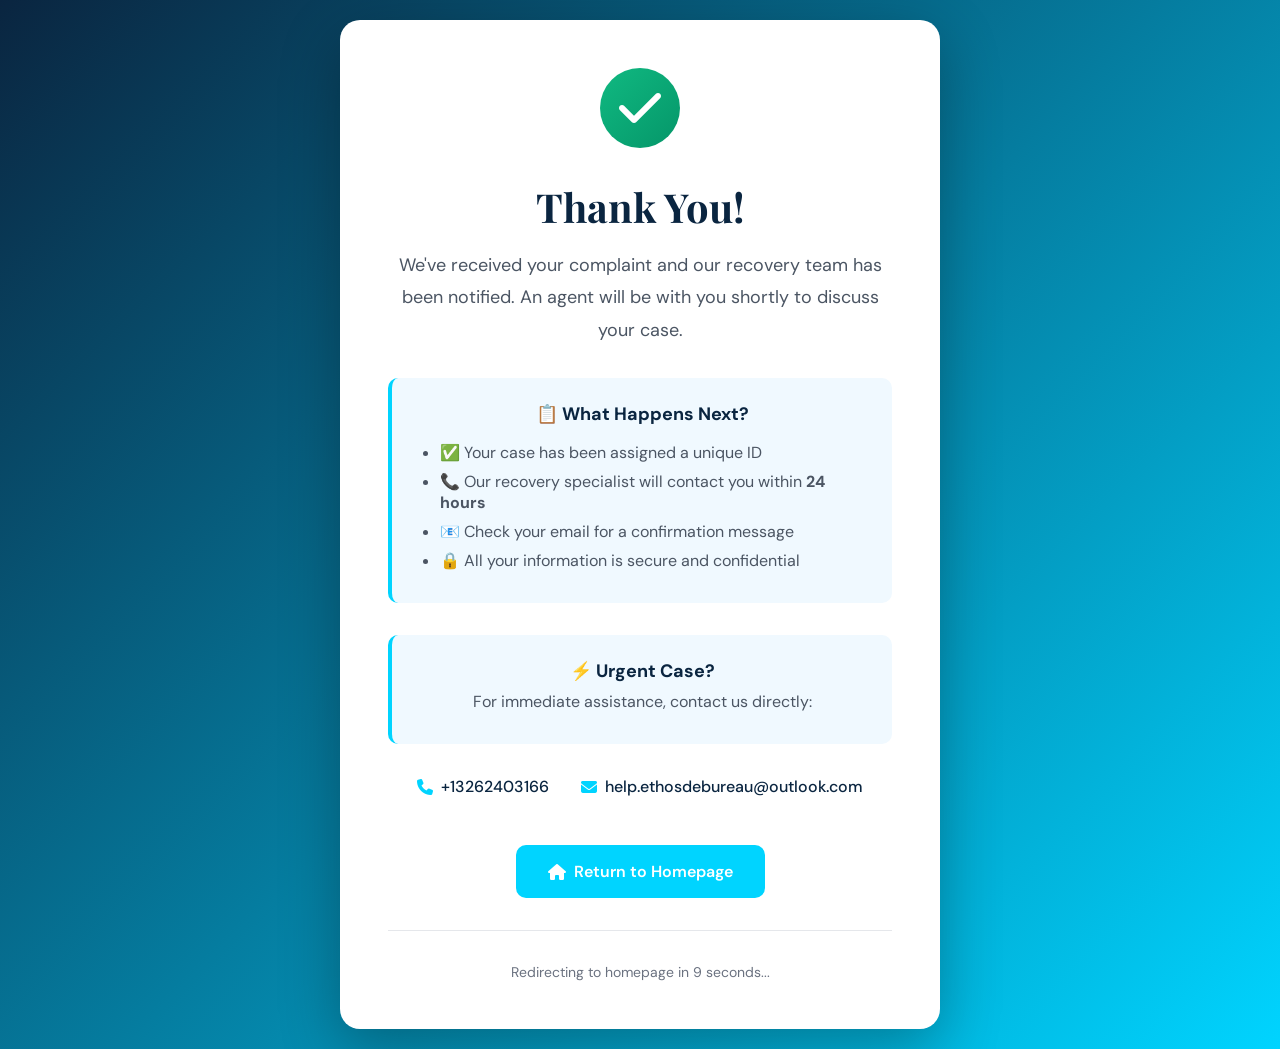
<file: pages/thank-you.html>
<!DOCTYPE html>
<html lang="en">
<head>
    <meta charset="UTF-8">
    <meta name="viewport" content="width=device-width, initial-scale=1.0">
    <title>Thank You - ethosdebureau</title>
    <link href="https://fonts.googleapis.com/css2?family=Playfair+Display:wght@400;600;700&family=DM+Sans:wght@400;500;600;700&display=swap" rel="stylesheet">
    <link rel="stylesheet" href="https://cdnjs.cloudflare.com/ajax/libs/font-awesome/6.4.0/css/all.min.css">
    <style>
        * {
            margin: 0;
            padding: 0;
            box-sizing: border-box;
        }

        body {
            font-family: 'DM Sans', sans-serif;
            background: linear-gradient(135deg, #0a2540 0%, #00d4ff 100%);
            min-height: 100vh;
            display: flex;
            align-items: center;
            justify-content: center;
            padding: 20px;
        }

        .thank-you-container {
            background: white;
            max-width: 600px;
            width: 100%;
            padding: 3rem;
            border-radius: 20px;
            box-shadow: 0 20px 60px rgba(0,0,0,0.3);
            text-align: center;
            animation: slideUp 0.6s ease;
        }

        @keyframes slideUp {
            from {
                opacity: 0;
                transform: translateY(30px);
            }
            to {
                opacity: 1;
                transform: translateY(0);
            }
        }

        .checkmark {
            width: 80px;
            height: 80px;
            background: linear-gradient(135deg, #10b981, #059669);
            border-radius: 50%;
            display: flex;
            align-items: center;
            justify-content: center;
            margin: 0 auto 2rem;
            animation: scaleIn 0.5s ease 0.3s backwards;
        }

        @keyframes scaleIn {
            from {
                transform: scale(0);
            }
            to {
                transform: scale(1);
            }
        }

        .checkmark i {
            font-size: 3rem;
            color: white;
        }

        h1 {
            font-family: 'Playfair Display', serif;
            font-size: 2.5rem;
            color: #0a2540;
            margin-bottom: 1rem;
        }

        .message {
            font-size: 1.125rem;
            color: #4b5563;
            line-height: 1.8;
            margin-bottom: 2rem;
        }

        .info-box {
            background: #f0f9ff;
            padding: 1.5rem;
            border-radius: 10px;
            margin-bottom: 2rem;
            border-left: 4px solid #00d4ff;
        }

        .info-box h3 {
            color: #0a2540;
            margin-bottom: 0.5rem;
            font-size: 1.125rem;
        }

        .info-box p {
            color: #4b5563;
            margin-bottom: 0.5rem;
        }

        .info-box ul {
            text-align: left;
            margin-top: 1rem;
            padding-left: 1.5rem;
        }

        .info-box li {
            margin-bottom: 0.5rem;
            color: #4b5563;
        }

        .contact-info {
            display: flex;
            justify-content: center;
            gap: 2rem;
            margin: 2rem 0;
            flex-wrap: wrap;
        }

        .contact-item {
            display: flex;
            align-items: center;
            gap: 0.5rem;
            color: #0a2540;
            font-weight: 500;
        }

        .contact-item i {
            color: #00d4ff;
        }

        .btn {
            display: inline-flex;
            align-items: center;
            gap: 0.5rem;
            padding: 1rem 2rem;
            background: #00d4ff;
            color: white;
            text-decoration: none;
            border-radius: 10px;
            font-weight: 600;
            transition: all 0.3s;
            margin-top: 1rem;
        }

        .btn:hover {
            background: #00b8e6;
            transform: translateY(-2px);
            box-shadow: 0 10px 20px rgba(0, 212, 255, 0.3);
        }

        .countdown {
            margin-top: 2rem;
            padding-top: 2rem;
            border-top: 1px solid #e5e7eb;
            color: #6b7280;
            font-size: 0.875rem;
        }
    </style>
</head>
<body>
    <div class="thank-you-container">
        <div class="checkmark">
            <i class="fas fa-check"></i>
        </div>

        <h1>Thank You!</h1>
        
        <p class="message">
            We've received your complaint and our recovery team has been notified. 
            An agent will be with you shortly to discuss your case.
        </p>

        <div class="info-box">
            <h3>📋 What Happens Next?</h3>
            <ul>
                <li>✅ Your case has been assigned a unique ID</li>
                <li>📞 Our recovery specialist will contact you within <strong>24 hours</strong></li>
                <li>📧 Check your email for a confirmation message</li>
                <li>🔒 All your information is secure and confidential</li>
            </ul>
        </div>

        <div class="info-box">
            <h3>⚡ Urgent Case?</h3>
            <p>For immediate assistance, contact us directly:</p>
        </div>

        <div class="contact-info">
            <div class="contact-item">
                <i class="fas fa-phone"></i>
                <a href="tel:+13262403166" style="color: #0a2540; text-decoration: none;">+13262403166</a>
            </div>
            <div class="contact-item">
                <i class="fas fa-envelope"></i>
                <a href="mailto:info@ethikosbureau.org" style="color: #0a2540; text-decoration: none;">help.ethosdebureau@outlook.com</a>
            </div>
        </div>

        <a href="../index.html" class="btn">
            <i class="fas fa-home"></i>
            Return to Homepage
        </a>

        <div class="countdown">
            <p id="redirectText">Redirecting to homepage in <span id="countdown">10</span> seconds...</p>
        </div>
    </div>

    <script>
        // Auto redirect after 10 seconds
        let seconds = 10;
        const countdownElement = document.getElementById('countdown');
        
        const timer = setInterval(() => {
            seconds--;
            countdownElement.textContent = seconds;
            
            if (seconds <= 0) {
                clearInterval(timer);
                window.location.href = '../index.html';
            }
        }, 1000);
    </script>
</body>
</html>
</file>
<file: css/main.css>
/* ==========================================
   ETH0SDEUREAU - PREMIUM CSS
   Modern, Sophisticated Design System
   ========================================== */

/* CSS Variables - Design Tokens */
:root {
    /* Premium Color Palette */
    --primary: #0a2540;
    --primary-light: #1a3a5a;
    --primary-dark: #041527;
    --accent: #00d4ff;
    --accent-hover: #00b8e6;
    --gold: #ffd700;
    --success: #10b981;
    --warning: #f59e0b;
    --danger: #ef4444;
    
    /* Neutrals */
    --white: #ffffff;
    --gray-50: #f9fafb;
    --gray-100: #f3f4f6;
    --gray-200: #e5e7eb;
    --gray-300: #d1d5db;
    --gray-400: #9ca3af;
    --gray-500: #6b7280;
    --gray-600: #4b5563;
    --gray-700: #374151;
    --gray-800: #1f2937;
    --gray-900: #111827;
    
    /* Typography */
    --font-display: 'Playfair Display', serif;
    --font-body: 'DM Sans', sans-serif;
    
    /* Spacing */
    --spacing-xs: 0.5rem;
    --spacing-sm: 1rem;
    --spacing-md: 1.5rem;
    --spacing-lg: 2rem;
    --spacing-xl: 3rem;
    --spacing-2xl: 4rem;
    --spacing-3xl: 6rem;
    
    /* Border Radius */
    --radius-sm: 0.375rem;
    --radius-md: 0.5rem;
    --radius-lg: 0.75rem;
    --radius-xl: 1rem;
    --radius-2xl: 1.5rem;
    
    /* Shadows */
    --shadow-sm: 0 1px 2px 0 rgba(0, 0, 0, 0.05);
    --shadow-md: 0 4px 6px -1px rgba(0, 0, 0, 0.1);
    --shadow-lg: 0 10px 15px -3px rgba(0, 0, 0, 0.1);
    --shadow-xl: 0 20px 25px -5px rgba(0, 0, 0, 0.1);
    --shadow-2xl: 0 25px 50px -12px rgba(0, 0, 0, 0.25);
    
    /* Transitions */
    --transition-fast: 150ms cubic-bezier(0.4, 0, 0.2, 1);
    --transition-base: 300ms cubic-bezier(0.4, 0, 0.2, 1);
    --transition-slow: 500ms cubic-bezier(0.4, 0, 0.2, 1);
}

/* ==========================================
   RESET & BASE STYLES
   ========================================== */

* {
    margin: 0;
    padding: 0;
    box-sizing: border-box;
}

html {
    scroll-behavior: smooth;
    font-size: 16px;
}

body {
    font-family: var(--font-body);
    line-height: 1.7;
    color: var(--gray-800);
    background: var(--white);
    overflow-x: hidden;
    -webkit-font-smoothing: antialiased;
    -moz-osx-font-smoothing: grayscale;
}

h1, h2, h3, h4, h5, h6 {
    font-family: var(--font-display);
    font-weight: 700;
    line-height: 1.2;
    color: var(--primary);
}

a {
    text-decoration: none;
    color: inherit;
    transition: all var(--transition-base);
}

img {
    max-width: 100%;
    height: auto;
    display: block;
}

/* ==========================================
   LAYOUT UTILITIES
   ========================================== */

.container {
    max-width: 1280px;
    margin: 0 auto;
    padding: 0 var(--spacing-lg);
}

.section-padding {
    padding: var(--spacing-3xl) 0;
}

.text-center {
    text-align: center;
}

/* ==========================================
   HEADER & NAVIGATION
   ========================================== */

.header-top {
    background: var(--primary);
    color: var(--white);
    padding: var(--spacing-xs) 0;
    font-size: 0.875rem;
}

.header-top-content {
    display: flex;
    justify-content: space-between;
    align-items: center;
}

.contact-info {
    display: flex;
    gap: var(--spacing-lg);
}

.contact-info span {
    display: flex;
    align-items: center;
    gap: var(--spacing-xs);
}

.header-actions {
    display: flex;
    align-items: center;
    gap: var(--spacing-md);
}

.header-link {
    color: var(--accent);
    font-weight: 500;
}

.header-link:hover {
    color: var(--white);
}

.language-selector {
    display: flex;
    align-items: center;
    gap: var(--spacing-xs);
}

.language-selector select {
    background: transparent;
    border: 1px solid rgba(255, 255, 255, 0.2);
    color: var(--white);
    padding: 0.25rem 0.5rem;
    border-radius: var(--radius-sm);
    cursor: pointer;
}

.navbar {
    background: var(--white);
    box-shadow: var(--shadow-md);
    position: sticky;
    top: 0;
    z-index: 1000;
    transition: all var(--transition-base);
}

.nav-content {
    display: flex;
    justify-content: space-between;
    align-items: center;
    padding: var(--spacing-sm) 0;
}

.logo {
    display: flex;
    align-items: center;
    gap: var(--spacing-sm);
    font-weight: 700;
    color: var(--primary);
}

.logo-icon {
    width: 50px;
    height: 50px;
    background: linear-gradient(135deg, var(--primary), var(--accent));
    border-radius: var(--radius-md);
    display: flex;
    align-items: center;
    justify-content: center;
    color: var(--white);
    font-size: 1.5rem;
}

.logo-text {
    display: flex;
    flex-direction: column;
}

.logo-name {
    font-size: 1.25rem;
    font-family: var(--font-display);
}

.logo-tagline {
    font-size: 0.75rem;
    color: var(--gray-600);
    font-weight: 400;
}

.nav-links {
    display: flex;
    list-style: none;
    gap: var(--spacing-lg);
    align-items: center;
}

.nav-links a {
    font-weight: 500;
    color: var(--gray-700);
    padding: var(--spacing-xs) 0;
    position: relative;
}

.nav-links a::after {
    content: '';
    position: absolute;
    bottom: 0;
    left: 0;
    width: 0;
    height: 2px;
    background: var(--accent);
    transition: width var(--transition-base);
}

.nav-links a:hover::after,
.nav-links a.active::after {
    width: 100%;
}

.dropdown {
    position: relative;
}

.dropdown-menu {
    position: absolute;
    top: 100%;
    left: 0;
    background: var(--white);
    box-shadow: var(--shadow-xl);
    border-radius: var(--radius-lg);
    min-width: 250px;
    padding: var(--spacing-sm);
    opacity: 0;
    visibility: hidden;
    transform: translateY(-10px);
    transition: all var(--transition-base);
}

.dropdown:hover .dropdown-menu {
    opacity: 1;
    visibility: visible;
    transform: translateY(0);
}

.dropdown-menu a {
    display: block;
    padding: var(--spacing-sm);
    border-radius: var(--radius-sm);
    transition: all var(--transition-fast);
}

.dropdown-menu a:hover {
    background: var(--gray-50);
    color: var(--accent);
}

.nav-cta {
    background: var(--accent);
    color: var(--white) !important;
    padding: var(--spacing-xs) var(--spacing-md) !important;
    border-radius: var(--radius-md);
}

.nav-cta:hover {
    background: var(--accent-hover);
    transform: translateY(-2px);
    box-shadow: var(--shadow-lg);
}

.nav-cta::after {
    display: none;
}

.mobile-menu-btn {
    display: none;
    flex-direction: column;
    gap: 5px;
    background: none;
    border: none;
    cursor: pointer;
    padding: var(--spacing-xs);
}

.mobile-menu-btn span {
    width: 25px;
    height: 3px;
    background: var(--primary);
    border-radius: 2px;
    transition: all var(--transition-base);
}

/* ==========================================
   HERO SECTION
   ========================================== */

.hero {
    position: relative;
    min-height: 90vh;
    display: flex;
    align-items: center;
    overflow: hidden;
    padding: var(--spacing-3xl) 0;
}

.hero-bg {
    position: absolute;
    top: 0;
    left: 0;
    right: 0;
    bottom: 0;
    z-index: 0;
}

.hero-gradient {
    position: absolute;
    inset: 0;
    background: linear-gradient(135deg, var(--primary) 0%, var(--primary-light) 50%, var(--accent) 100%);
    opacity: 0.95;
}

.hero-pattern {
    position: absolute;
    inset: 0;
    background-image: 
        radial-gradient(circle at 20% 50%, rgba(0, 212, 255, 0.1) 0%, transparent 50%),
        radial-gradient(circle at 80% 80%, rgba(255, 215, 0, 0.1) 0%, transparent 50%);
}

.hero-content {
    position: relative;
    z-index: 1;
    display: grid;
    grid-template-columns: 1fr 1fr;
    gap: var(--spacing-3xl);
    align-items: center;
}

.hero-text {
    color: var(--white);
}

.hero-badge {
    display: inline-flex;
    align-items: center;
    gap: var(--spacing-xs);
    background: rgba(255, 255, 255, 0.15);
    backdrop-filter: blur(10px);
    padding: var(--spacing-xs) var(--spacing-md);
    border-radius: 50px;
    font-size: 0.875rem;
    margin-bottom: var(--spacing-md);
    border: 1px solid rgba(255, 255, 255, 0.2);
}

.hero-title {
    font-size: clamp(2.5rem, 5vw, 4rem);
    color: var(--white);
    margin-bottom: var(--spacing-md);
    line-height: 1.1;
}

.gradient-text {
    background: linear-gradient(90deg, var(--accent), var(--gold));
    -webkit-background-clip: text;
    -webkit-text-fill-color: transparent;
    background-clip: text;
}

.hero-description {
    font-size: 1.125rem;
    opacity: 0.95;
    margin-bottom: var(--spacing-xl);
    line-height: 1.8;
}

.trust-badges {
    display: flex;
    flex-wrap: wrap;
    gap: var(--spacing-sm);
    margin-bottom: var(--spacing-xl);
}

.trust-badge {
    background: rgba(255, 255, 255, 0.1);
    backdrop-filter: blur(10px);
    padding: var(--spacing-sm) var(--spacing-md);
    border-radius: var(--radius-lg);
    display: flex;
    align-items: center;
    gap: var(--spacing-xs);
    font-size: 0.875rem;
    border: 1px solid rgba(255, 255, 255, 0.2);
    transition: all var(--transition-base);
}

.trust-badge:hover {
    background: rgba(255, 255, 255, 0.2);
    transform: translateY(-2px);
}

.hero-cta {
    display: flex;
    gap: var(--spacing-md);
    margin-bottom: var(--spacing-xl);
}

.no-fees-banner {
    background: var(--warning);
    color: var(--white);
    padding: var(--spacing-md);
    border-radius: var(--radius-lg);
    display: inline-flex;
    align-items: center;
    gap: var(--spacing-sm);
    font-size: 0.875rem;
    box-shadow: var(--shadow-xl);
}

/* Hero Stats Card */
.hero-stats-card {
    background: var(--white);
    border-radius: var(--radius-2xl);
    padding: var(--spacing-xl);
    box-shadow: var(--shadow-2xl);
    position: relative;
}

.stats-card-header {
    display: flex;
    align-items: center;
    gap: var(--spacing-xs);
    margin-bottom: var(--spacing-lg);
    font-weight: 600;
    color: var(--gray-700);
}

.pulse-indicator {
    width: 10px;
    height: 10px;
    background: var(--success);
    border-radius: 50%;
    animation: pulse 2s infinite;
}

.stat-item {
    margin-bottom: var(--spacing-lg);
}

.stat-number {
    font-size: 2.5rem;
    font-weight: 700;
    color: var(--primary);
    font-family: var(--font-display);
    margin-bottom: var(--spacing-xs);
}

.stat-label {
    color: var(--gray-600);
    font-size: 0.875rem;
    margin-bottom: var(--spacing-sm);
}

.stat-bar {
    height: 6px;
    background: var(--gray-100);
    border-radius: 10px;
    overflow: hidden;
}

.stat-progress {
    height: 100%;
    background: linear-gradient(90deg, var(--accent), var(--primary));
    border-radius: 10px;
    transition: width 1s ease;
}

.floating-notification {
    background: var(--success);
    color: var(--white);
    padding: var(--spacing-md);
    border-radius: var(--radius-lg);
    display: flex;
    gap: var(--spacing-sm);
    margin-top: var(--spacing-lg);
    box-shadow: var(--shadow-lg);
}

.notification-icon {
    font-size: 1.5rem;
}

.notification-content strong {
    display: block;
    margin-bottom: 0.25rem;
}

.notification-content p {
    font-size: 0.875rem;
    opacity: 0.9;
    margin-bottom: 0.25rem;
}

.notification-time {
    font-size: 0.75rem;
    opacity: 0.8;
}

/* ==========================================
   BUTTONS
   ========================================== */

.btn {
    display: inline-flex;
    align-items: center;
    gap: var(--spacing-xs);
    padding: var(--spacing-sm) var(--spacing-lg);
    border-radius: var(--radius-md);
    font-weight: 600;
    font-size: 1rem;
    border: none;
    cursor: pointer;
    transition: all var(--transition-base);
    text-align: center;
    justify-content: center;
}

.btn-large {
    padding: var(--spacing-md) var(--spacing-xl);
    font-size: 1.125rem;
}

.btn-primary {
    background: var(--accent);
    color: var(--white);
    box-shadow: var(--shadow-md);
}

.btn-primary:hover {
    background: var(--accent-hover);
    transform: translateY(-2px);
    box-shadow: var(--shadow-xl);
}

.btn-secondary {
    background: rgba(255, 255, 255, 0.2);
    color: var(--white);
    backdrop-filter: blur(10px);
    border: 1px solid rgba(255, 255, 255, 0.3);
}

.btn-secondary:hover {
    background: rgba(255, 255, 255, 0.3);
}

.btn-outline {
    background: transparent;
    color: var(--primary);
    border: 2px solid var(--primary);
}

.btn-outline:hover {
    background: var(--primary);
    color: var(--white);
}

.btn-white {
    background: var(--white);
    color: var(--primary);
}

.btn-white:hover {
    transform: translateY(-2px);
    box-shadow: var(--shadow-xl);
}

.btn-outline-white {
    background: transparent;
    color: var(--white);
    border: 2px solid var(--white);
}

.btn-outline-white:hover {
    background: var(--white);
    color: var(--primary);
}

/* ==========================================
   SECTIONS
   ========================================== */

.section-header {
    margin-bottom: var(--spacing-3xl);
}

.section-label {
    display: inline-block;
    background: linear-gradient(135deg, var(--accent), var(--primary));
    color: var(--white);
    padding: var(--spacing-xs) var(--spacing-md);
    border-radius: 50px;
    font-size: 0.875rem;
    font-weight: 600;
    margin-bottom: var(--spacing-md);
    text-transform: uppercase;
    letter-spacing: 1px;
}

.section-title {
    font-size: clamp(2rem, 4vw, 3rem);
    margin-bottom: var(--spacing-md);
}

.section-description {
    font-size: 1.125rem;
    color: var(--gray-600);
    max-width: 700px;
    margin: 0 auto;
}

/* ==========================================
   SERVICES
   ========================================== */

.services-preview {
    background: var(--gray-50);
}

.services-grid {
    display: grid;
    grid-template-columns: repeat(auto-fit, minmax(320px, 1fr));
    gap: var(--spacing-xl);
}

.service-card {
    background: var(--white);
    padding: var(--spacing-xl);
    border-radius: var(--radius-xl);
    box-shadow: var(--shadow-md);
    transition: all var(--transition-base);
    position: relative;
    overflow: hidden;
}

.service-card::before {
    content: '';
    position: absolute;
    top: 0;
    left: 0;
    right: 0;
    height: 4px;
    background: linear-gradient(90deg, var(--accent), var(--primary));
    transform: scaleX(0);
    transform-origin: left;
    transition: transform var(--transition-base);
}

.service-card:hover::before {
    transform: scaleX(1);
}

.service-card:hover {
    transform: translateY(-10px);
    box-shadow: var(--shadow-2xl);
}

.service-icon {
    width: 80px;
    height: 80px;
    border-radius: var(--radius-lg);
    display: flex;
    align-items: center;
    justify-content: center;
    font-size: 2rem;
    margin-bottom: var(--spacing-md);
    color: var(--white);
}

.service-icon.crypto {
    background: linear-gradient(135deg, #f7931a, #ff9800);
}

.service-icon.romance {
    background: linear-gradient(135deg, #e91e63, #f06292);
}

.service-icon.investment {
    background: linear-gradient(135deg, #2196f3, #64b5f6);
}

.service-icon.banking {
    background: linear-gradient(135deg, #4caf50, #81c784);
}

.service-icon.identity {
    background: linear-gradient(135deg, #9c27b0, #ba68c8);
}

.service-icon.shopping {
    background: linear-gradient(135deg, #ff5722, #ff8a65);
}

.service-card h3 {
    font-size: 1.5rem;
    margin-bottom: var(--spacing-sm);
    color: var(--primary);
}

.service-card p {
    color: var(--gray-600);
    margin-bottom: var(--spacing-md);
    line-height: 1.8;
}

.service-link {
    color: var(--accent);
    font-weight: 600;
    display: inline-flex;
    align-items: center;
    gap: var(--spacing-xs);
}

.service-link:hover {
    gap: var(--spacing-sm);
}

/* ==========================================
   PROCESS SECTION
   ========================================== */

.process-section {
    background: var(--white);
}

.process-timeline {
    position: relative;
    max-width: 900px;
    margin: 0 auto;
}

.process-timeline::before {
    content: '';
    position: absolute;
    left: 50%;
    top: 0;
    bottom: 0;
    width: 2px;
    background: var(--gray-200);
    transform: translateX(-50%);
}

.process-step {
    position: relative;
    margin-bottom: var(--spacing-3xl);
    display: grid;
    grid-template-columns: 1fr 1fr;
    gap: var(--spacing-xl);
    align-items: center;
}

.process-step:nth-child(even) .step-content {
    order: -1;
    text-align: right;
}

.step-number {
    width: 80px;
    height: 80px;
    background: linear-gradient(135deg, var(--accent), var(--primary));
    color: var(--white);
    border-radius: 50%;
    display: flex;
    align-items: center;
    justify-content: center;
    font-size: 2rem;
    font-weight: 700;
    position: absolute;
    left: 50%;
    transform: translateX(-50%);
    box-shadow: var(--shadow-xl);
    z-index: 2;
}

.step-content {
    background: var(--white);
    padding: var(--spacing-xl);
    border-radius: var(--radius-xl);
    box-shadow: var(--shadow-lg);
    position: relative;
}

.step-content h3 {
    font-size: 1.5rem;
    margin-bottom: var(--spacing-sm);
}

.step-content p {
    color: var(--gray-600);
    line-height: 1.8;
}

.step-icon {
    width: 60px;
    height: 60px;
    background: var(--gray-50);
    border-radius: var(--radius-lg);
    display: flex;
    align-items: center;
    justify-content: center;
    font-size: 1.5rem;
    color: var(--accent);
    margin-top: var(--spacing-md);
}

/* ==========================================
   TESTIMONIALS
   ========================================== */

.testimonials-section {
    background: linear-gradient(135deg, var(--primary), var(--primary-light));
    color: var(--white);
}

.testimonials-section .section-label {
    background: rgba(255, 255, 255, 0.2);
}

.testimonials-section .section-title,
.testimonials-section .section-description {
    color: var(--white);
}

.testimonials-slider {
    display: grid;
    grid-template-columns: repeat(auto-fit, minmax(320px, 1fr));
    gap: var(--spacing-xl);
}

.testimonial-card {
    background: rgba(255, 255, 255, 0.1);
    backdrop-filter: blur(10px);
    border: 1px solid rgba(255, 255, 255, 0.2);
    border-radius: var(--radius-xl);
    padding: var(--spacing-xl);
    transition: all var(--transition-base);
}

.testimonial-card:hover {
    background: rgba(255, 255, 255, 0.15);
    transform: translateY(-5px);
}

.testimonial-card.featured {
    grid-column: span 2;
    background: var(--white);
    color: var(--gray-800);
    border: none;
}

.testimonial-header {
    display: flex;
    justify-content: space-between;
    align-items: flex-start;
    margin-bottom: var(--spacing-md);
}

.client-info {
    display: flex;
    gap: var(--spacing-md);
    align-items: center;
}

.client-avatar {
    width: 50px;
    height: 50px;
    background: linear-gradient(135deg, var(--accent), var(--primary));
    border-radius: 50%;
    display: flex;
    align-items: center;
    justify-content: center;
    font-weight: 700;
    color: var(--white);
}

.testimonial-card.featured .client-avatar {
    width: 60px;
    height: 60px;
    font-size: 1.125rem;
}

.client-info h4 {
    color: inherit;
    margin-bottom: 0.25rem;
}

.client-info p {
    font-size: 0.875rem;
    opacity: 0.8;
}

.rating {
    color: var(--gold);
    font-size: 1rem;
}

.testimonial-text {
    font-size: 1rem;
    line-height: 1.8;
    margin-bottom: var(--spacing-md);
    font-style: italic;
}

.testimonial-card.featured .testimonial-text {
    font-size: 1.125rem;
}

.testimonial-footer {
    display: flex;
    justify-content: space-between;
    padding-top: var(--spacing-md);
    border-top: 1px solid rgba(255, 255, 255, 0.2);
}

.testimonial-card.featured .testimonial-footer {
    border-color: var(--gray-200);
}

.recovered-amount {
    color: var(--success);
    font-weight: 700;
}

.case-duration {
    opacity: 0.8;
    font-size: 0.875rem;
}

/* ==========================================
   CTA SECTION
   ========================================== */

.cta-section {
    background: linear-gradient(135deg, var(--accent), var(--primary));
    color: var(--white);
    padding: var(--spacing-3xl) 0;
    text-align: center;
}

.cta-content h2 {
    font-size: clamp(2rem, 4vw, 3rem);
    color: var(--white);
    margin-bottom: var(--spacing-md);
}

.cta-content p {
    font-size: 1.25rem;
    margin-bottom: var(--spacing-xl);
    opacity: 0.95;
}

.cta-buttons {
    display: flex;
    justify-content: center;
    gap: var(--spacing-md);
    flex-wrap: wrap;
}

/* ==========================================
   FOOTER
   ========================================== */

.footer {
    background: var(--primary);
    color: var(--white);
}

.footer-main {
    padding: var(--spacing-3xl) 0 var(--spacing-xl);
}

.footer-grid {
    display: grid;
    grid-template-columns: 2fr 1fr 1fr 1.5fr;
    gap: var(--spacing-3xl);
}

.footer-logo {
    display: flex;
    align-items: center;
    gap: var(--spacing-sm);
    font-size: 1.5rem;
    font-weight: 700;
    margin-bottom: var(--spacing-md);
}

.footer-col p {
    opacity: 0.9;
    line-height: 1.8;
    margin-bottom: var(--spacing-md);
}

.footer-badges {
    display: flex;
    flex-wrap: wrap;
    gap: var(--spacing-sm);
}

.footer-badges .badge {
    background: rgba(255, 255, 255, 0.1);
    padding: var(--spacing-xs) var(--spacing-sm);
    border-radius: var(--radius-sm);
    font-size: 0.75rem;
    display: inline-flex;
    align-items: center;
    gap: 0.25rem;
}

.footer-col h4 {
    color: var(--white);
    margin-bottom: var(--spacing-md);
    font-size: 1.125rem;
}

.footer-col ul {
    list-style: none;
}

.footer-col ul li {
    margin-bottom: var(--spacing-sm);
}

.footer-col a {
    opacity: 0.8;
    transition: all var(--transition-fast);
}

.footer-col a:hover {
    opacity: 1;
    color: var(--accent);
    padding-left: var(--spacing-xs);
}

.contact-list li {
    display: flex;
    align-items: flex-start;
    gap: var(--spacing-sm);
    opacity: 0.9;
}

.footer-bottom {
    border-top: 1px solid rgba(255, 255, 255, 0.1);
    padding: var(--spacing-lg) 0;
}

.footer-bottom-content {
    display: flex;
    justify-content: space-between;
    align-items: center;
}

.footer-links {
    display: flex;
    list-style: none;
    gap: var(--spacing-lg);
}

/* ==========================================
   FLOATING WIDGETS
   ========================================== */

.whatsapp-float {
    position: fixed;
    bottom: 100px;
    right: 30px;
    width: 60px;
    height: 60px;
    background: #25d366;
    border-radius: 50%;
    display: flex;
    align-items: center;
    justify-content: center;
    font-size: 2rem;
    color: var(--white);
    box-shadow: var(--shadow-xl);
    z-index: 999;
    transition: all var(--transition-base);
    animation: bounce 2s infinite;
}

.whatsapp-float:hover {
    transform: scale(1.1);
    box-shadow: 0 10px 30px rgba(37, 211, 102, 0.5);
}

.chat-widget {
    position: fixed;
    bottom: 30px;
    right: 30px;
    z-index: 999;
}

.chat-button {
    width: 60px;
    height: 60px;
    background: linear-gradient(135deg, var(--accent), var(--primary));
    border-radius: 50%;
    display: flex;
    align-items: center;
    justify-content: center;
    font-size: 1.5rem;
    color: var(--white);
    cursor: pointer;
    box-shadow: var(--shadow-xl);
    transition: all var(--transition-base);
    position: relative;
}

.chat-button:hover {
    transform: scale(1.1);
}

.chat-badge {
    position: absolute;
    top: -5px;
    right: -5px;
    width: 24px;
    height: 24px;
    background: var(--danger);
    border-radius: 50%;
    display: flex;
    align-items: center;
    justify-content: center;
    font-size: 0.75rem;
    font-weight: 700;
    animation: pulse 2s infinite;
}

.chat-window {
    position: absolute;
    bottom: 80px;
    right: 0;
    width: 350px;
    max-height: 500px;
    background: var(--white);
    border-radius: var(--radius-xl);
    box-shadow: var(--shadow-2xl);
    display: none;
    flex-direction: column;
    overflow: hidden;
}

.chat-window.active {
    display: flex;
}

.chat-header {
    background: linear-gradient(135deg, var(--accent), var(--primary));
    color: var(--white);
    padding: var(--spacing-md);
    display: flex;
    justify-content: space-between;
    align-items: center;
}

.chat-status {
    display: flex;
    align-items: center;
    gap: var(--spacing-xs);
}

.status-dot {
    width: 10px;
    height: 10px;
    background: var(--success);
    border-radius: 50%;
    animation: pulse 2s infinite;
}

.chat-close {
    background: none;
    border: none;
    color: var(--white);
    cursor: pointer;
    font-size: 1.25rem;
    padding: var(--spacing-xs);
}

.chat-messages {
    flex: 1;
    padding: var(--spacing-md);
    overflow-y: auto;
    max-height: 350px;
}

.chat-message {
    display: flex;
    gap: var(--spacing-sm);
    margin-bottom: var(--spacing-md);
}

.message-avatar {
    width: 35px;
    height: 35px;
    background: linear-gradient(135deg, var(--accent), var(--primary));
    border-radius: 50%;
    display: flex;
    align-items: center;
    justify-content: center;
    font-size: 0.75rem;
    font-weight: 700;
    color: var(--white);
    flex-shrink: 0;
}

.message-content {
    flex: 1;
}

.message-content p {
    background: var(--gray-100);
    padding: var(--spacing-sm);
    border-radius: var(--radius-md);
    margin-bottom: 0.25rem;
}

.message-time {
    font-size: 0.75rem;
    color: var(--gray-500);
}

.chat-input {
    padding: var(--spacing-md);
    border-top: 1px solid var(--gray-200);
    display: flex;
    gap: var(--spacing-sm);
}

.chat-input input {
    flex: 1;
    padding: var(--spacing-sm);
    border: 1px solid var(--gray-300);
    border-radius: var(--radius-md);
    font-family: var(--font-body);
}

.chat-input button {
    background: var(--accent);
    color: var(--white);
    border: none;
    padding: var(--spacing-sm) var(--spacing-md);
    border-radius: var(--radius-md);
    cursor: pointer;
    transition: all var(--transition-base);
}

.chat-input button:hover {
    background: var(--accent-hover);
}

/* ==========================================
   RESPONSIVE DESIGN
   ========================================== */

@media (max-width: 968px) {
    .header-top {
        display: none;
    }
    
    .mobile-menu-btn {
        display: flex;
    }
    
    .nav-links {
        position: fixed;
        left: -100%;
        top: 70px;
        flex-direction: column;
        background: var(--white);
        width: 100%;
        padding: var(--spacing-xl);
        box-shadow: var(--shadow-xl);
        transition: left var(--transition-base);
    }
    
    .nav-links.active {
        left: 0;
    }
    
    .hero-content {
        grid-template-columns: 1fr;
    }
    
    .services-grid {
        grid-template-columns: 1fr;
    }
    
    .process-timeline::before {
        left: 30px;
    }
    
    .process-step {
        grid-template-columns: 1fr;
    }
    
    .step-number {
        left: 30px;
        width: 60px;
        height: 60px;
        font-size: 1.5rem;
    }
    
    .step-content {
        margin-left: 100px;
    }
    
    .process-step:nth-child(even) .step-content {
        order: 0;
        text-align: left;
    }
    
    .testimonial-card.featured {
        grid-column: span 1;
    }
    
    .footer-grid {
        grid-template-columns: 1fr;
        gap: var(--spacing-xl);
    }
    
    .footer-bottom-content {
        flex-direction: column;
        gap: var(--spacing-md);
        text-align: center;
    }
    
    .cta-buttons {
        flex-direction: column;
    }
}

@media (max-width: 480px) {
    .hero-title {
        font-size: 2rem;
    }
    
    .hero-cta {
        flex-direction: column;
    }
    
    .btn-large {
        width: 100%;
    }
    
    .chat-window {
        width: calc(100vw - 40px);
        right: 20px;
    }
}

/* ==========================================
   ANIMATIONS
   ========================================== */

@keyframes pulse {
    0%, 100% {
        opacity: 1;
    }
    50% {
        opacity: 0.5;
    }
}

@keyframes bounce {
    0%, 100% {
        transform: translateY(0);
    }
    50% {
        transform: translateY(-10px);
    }
}

/* FAQ Styles */
.faq-item {
    background: var(--white);
    margin-bottom: 1rem;
    border-radius: 10px;
    overflow: hidden;
    box-shadow: 0 2px 8px rgba(0,0,0,0.05);
}

.faq-question {
    padding: 1.5rem;
    cursor: pointer;
    display: flex;
    justify-content: space-between;
    align-items: center;
    font-weight: 600;
    transition: all 0.3s;
}

.faq-question:hover {
    background: var(--gray-50);
}

.faq-answer {
    max-height: 0;
    overflow: hidden;
    transition: max-height 0.3s ease;
    padding: 0 1.5rem;
    color: var(--gray-600);
}

.faq-item.active .faq-answer {
    max-height: 200px;
    padding: 0 1.5rem 1.5rem;
}

.faq-item.active .faq-question i {
    transform: rotate(180deg);
}
</file>
<file: css/animations.css>
/* ==========================================
   ADVANCED ANIMATIONS
   ========================================== */

/* Fade In Up */
@keyframes fadeInUp {
    from {
        opacity: 0;
        transform: translateY(30px);
    }
    to {
        opacity: 1;
        transform: translateY(0);
    }
}

.fade-in-up {
    animation: fadeInUp 0.8s ease forwards;
    opacity: 0;
}

/* Fade In */
@keyframes fadeIn {
    from {
        opacity: 0;
    }
    to {
        opacity: 1;
    }
}

.fade-in {
    animation: fadeIn 0.8s ease forwards;
    opacity: 0;
}

/* Fade In Right */
@keyframes fadeInRight {
    from {
        opacity: 0;
        transform: translateX(30px);
    }
    to {
        opacity: 1;
        transform: translateX(0);
    }
}

.fade-in-right {
    animation: fadeInRight 0.8s ease forwards;
    opacity: 0;
}

/* Fade In Left */
@keyframes fadeInLeft {
    from {
        opacity: 0;
        transform: translateX(-30px);
    }
    to {
        opacity: 1;
        transform: translateX(0);
    }
}

.fade-in-left {
    animation: fadeInLeft 0.8s ease forwards;
    opacity: 0;
}

/* Slide In */
@keyframes slideIn {
    from {
        transform: translateX(100%);
    }
    to {
        transform: translateX(0);
    }
}

.slide-in {
    animation: slideIn 0.5s ease forwards;
}

/* Scale In */
@keyframes scaleIn {
    from {
        opacity: 0;
        transform: scale(0.9);
    }
    to {
        opacity: 1;
        transform: scale(1);
    }
}

.scale-in {
    animation: scaleIn 0.5s ease forwards;
}

/* Scroll-triggered animations */
.scroll-reveal {
    opacity: 0;
    transform: translateY(30px);
    transition: all 0.8s ease;
}

.scroll-reveal.active {
    opacity: 1;
    transform: translateY(0);
}

/* Stagger animation delays */
.stagger-1 { animation-delay: 0.1s; }
.stagger-2 { animation-delay: 0.2s; }
.stagger-3 { animation-delay: 0.3s; }
.stagger-4 { animation-delay: 0.4s; }
.stagger-5 { animation-delay: 0.5s; }
.stagger-6 { animation-delay: 0.6s; }

/* Hover animations */
.hover-lift {
    transition: transform 0.3s ease, box-shadow 0.3s ease;
}

.hover-lift:hover {
    transform: translateY(-10px);
    box-shadow: 0 20px 40px rgba(0, 0, 0, 0.15);
}

.hover-grow {
    transition: transform 0.3s ease;
}

.hover-grow:hover {
    transform: scale(1.05);
}

/* Counter animation */
@keyframes countUp {
    from {
        opacity: 0;
        transform: translateY(10px);
    }
    to {
        opacity: 1;
        transform: translateY(0);
    }
}

.counter-animate {
    animation: countUp 0.5s ease forwards;
}

/* Shimmer effect */
@keyframes shimmer {
    0% {
        background-position: -1000px 0;
    }
    100% {
        background-position: 1000px 0;
    }
}

.shimmer {
    background: linear-gradient(
        90deg,
        rgba(255, 255, 255, 0) 0%,
        rgba(255, 255, 255, 0.3) 50%,
        rgba(255, 255, 255, 0) 100%
    );
    background-size: 1000px 100%;
    animation: shimmer 2s infinite;
}

/* Typewriter effect */
@keyframes typewriter {
    from {
        width: 0;
    }
    to {
        width: 100%;
    }
}

.typewriter {
    overflow: hidden;
    white-space: nowrap;
    animation: typewriter 2s steps(40) forwards;
}

/* Gradient animation */
@keyframes gradientShift {
    0% {
        background-position: 0% 50%;
    }
    50% {
        background-position: 100% 50%;
    }
    100% {
        background-position: 0% 50%;
    }
}

.animated-gradient {
    background-size: 200% 200%;
    animation: gradientShift 5s ease infinite;
}

/* Floating animation */
@keyframes float {
    0%, 100% {
        transform: translateY(0px);
    }
    50% {
        transform: translateY(-20px);
    }
}

.float {
    animation: float 3s ease-in-out infinite;
}

/* Rotate animation */
@keyframes rotate {
    from {
        transform: rotate(0deg);
    }
    to {
        transform: rotate(360deg);
    }
}

.rotate {
    animation: rotate 2s linear infinite;
}

/* Glow effect */
@keyframes glow {
    0%, 100% {
        box-shadow: 0 0 5px rgba(0, 212, 255, 0.5);
    }
    50% {
        box-shadow: 0 0 20px rgba(0, 212, 255, 0.8);
    }
}

.glow {
    animation: glow 2s ease-in-out infinite;
}
</file>
